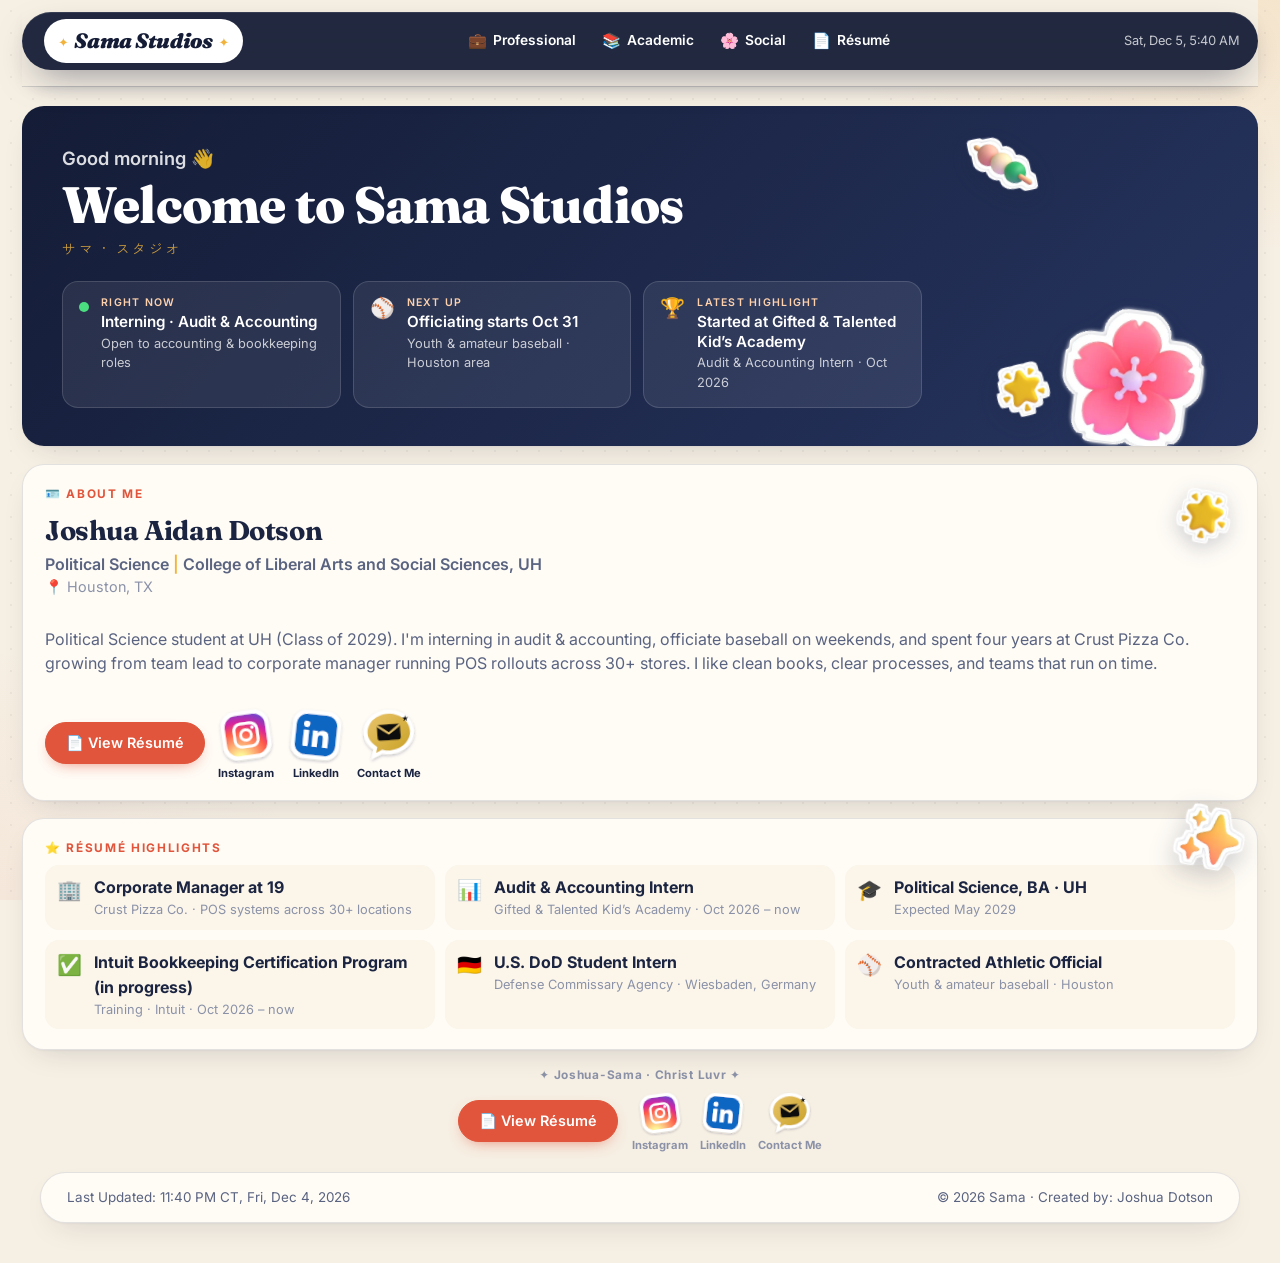
<file: index.html>
<!DOCTYPE html>
<html lang="en"><head><meta charset="UTF-8"><meta name="viewport" content="width=device-width, initial-scale=1">
<title>Professional Board · Sama — Joshua Dotson</title><link rel="manifest" href="manifest.webmanifest?v=3"><meta name="theme-color" content="#141C36"><meta name="apple-mobile-web-app-capable" content="yes"><meta name="mobile-web-app-capable" content="yes"><meta name="apple-mobile-web-app-title" content="Sama Studios"><meta name="apple-mobile-web-app-status-bar-style" content="black-translucent">
<meta name="description" content="N/A">
<link rel="icon" href="assets/favicon.svg?v=3" type="image/svg+xml"><link rel="icon" type="image/png" sizes="32x32" href="assets/favicon-32.png?v=3"><link rel="icon" type="image/png" sizes="16x16" href="assets/favicon-16.png?v=3"><link rel="apple-touch-icon" sizes="180x180" href="assets/apple-touch-icon.png?v=3">
<link rel="preconnect" href="https://fonts.googleapis.com"><link rel="preconnect" href="https://fonts.gstatic.com" crossorigin>
<link href="https://fonts.googleapis.com/css2?family=Inter:wght@400;500;600;700&family=Sora:wght@500;600;700&family=Fraunces:ital,opsz,wght@0,9..144,600..900;1,9..144,600..900&family=Zen+Kaku+Gothic+New:wght@700&display=swap" rel="stylesheet">
<link rel="stylesheet" href="sama-nav.css?v=20"><link rel="stylesheet" href="style.css?v=18"><link rel="stylesheet" href="public-v7.css?v=25"></head>
<body data-page="home">
<div class="bg" aria-hidden="true"></div>
<div id="sama-nav" class="nav-host"></div>
<main class="dash board" id="b-home" data-board="home" data-title="Sama Studios">
<section class="glass panel s12 home-hero"><img class="stk hh-stk" src="assets/stickers/p_cherry_blossom.webp" alt="" aria-hidden="true"><img class="stk hh-stk3" src="assets/stickers/p_glowing_star.webp" alt="" aria-hidden="true"><img class="stk hh-stk2" src="assets/stickers/p_dango.webp" alt="" aria-hidden="true">
<p class="home-greet"><span id="home-greet">Hello</span> 👋</p><h1>Welcome to Sama Studios</h1><p class="home-kana" lang="ja">サマ · スタジオ</p>
<div class="status"><div class="st-i"><span class="st-dot" aria-hidden="true"></span><div><small>Right now</small><b>Interning · Audit &amp; Accounting</b><em>Open to accounting &amp; bookkeeping roles</em></div></div>
<div class="st-i"><span aria-hidden="true">⚾</span><div><small>Next up</small><b>Officiating starts Oct 31</b><em>Youth &amp; amateur baseball · Houston area</em></div></div>
<div class="st-i"><span aria-hidden="true">🏆</span><div><small>Latest highlight</small><b>Started at Gifted &amp; Talented Kid’s Academy</b><em>Audit &amp; Accounting Intern · Oct 2026</em></div></div></div></section>
<section class="glass panel s12 home-about"><div class="ha-top"><div><p class="eyebrow">🪪 About me</p><h2 data-sync="name">Joshua Aidan Dotson</h2><p class="ha-head" data-sync="headline">Political Science <span class="gold-bar">|</span> College of Liberal Arts and Social Sciences, UH</p><p class="ha-loc">📍 <span data-sync="location">Houston, TX</span></p></div><img class="ha-stk" src="assets/stickers/p_glowing_star.webp" alt="" aria-hidden="true"></div>
<p class="ha-bio" data-sync="about">Political Science student at UH (Class of 2029). I'm interning in audit &amp; accounting, officiate baseball on weekends, and spent four years at Crust Pizza Co. growing from team lead to corporate manager running POS rollouts across 30+ stores. I like clean books, clear processes, and teams that run on time.</p>
<div class="btns ha-btns"><a class="btn" href="#resume">📄 View Résumé</a><div class="soc-stks"><a class="soc-stk" href="https://instagram.com/joshuaaidandotson" target="_blank" rel="noopener" aria-label="Instagram @joshuaaidandotson"><img src="assets/stickers/stk_ig.svg" alt="" width="58" height="58"><span>Instagram</span></a><a class="soc-stk" href="https://www.linkedin.com/in/joshuaaidandotson/" target="_blank" rel="noopener" aria-label="LinkedIn"><img src="assets/stickers/stk_li.svg" alt="" width="58" height="58"><span>LinkedIn</span></a><button class="soc-stk" type="button" data-open="contact" aria-label="Contact Me"><img src="assets/stickers/stk_ct.svg" alt="" width="58" height="58"><span>Contact Me</span></button></div></div></section>
<section class="glass panel s12 home-high"><img class="stk hl-stk" src="assets/stickers/p_sparkles.webp" alt="" aria-hidden="true"><p class="eyebrow">⭐ Résumé highlights</p><ul class="hl">
<li><span>🏢</span><div><b>Corporate Manager at 19</b><small>Crust Pizza Co. · POS systems across 30+ locations</small></div></li>
<li><span>📊</span><div><b>Audit &amp; Accounting Intern</b><small>Gifted &amp; Talented Kid’s Academy · Oct 2026 – now</small></div></li>
<li><span>🎓</span><div><b>Political Science, BA · UH</b><small>Expected May 2029</small></div></li>
<li><span>✅</span><div><b>Intuit Bookkeeping Certification Program (in progress)</b><small>Training · Intuit · Oct 2026 – now</small></div></li>
<li><span>🇩🇪</span><div><b>U.S. DoD Student Intern</b><small>Defense Commissary Agency · Wiesbaden, Germany</small></div></li>
<li><span>⚾</span><div><b>Contracted Athletic Official</b><small>Youth &amp; amateur baseball · Houston</small></div></li></ul></section>
</main>
<main class="dash board" id="b-overview" data-board="overview" data-title="Overview" hidden></main>
<main class="dash board" id="b-professional" data-board="professional" data-title="Professional Board" hidden>
<section class="glass panel hero s8 band b-pro"><span class="band-jp" lang="ja" aria-hidden="true">仕事</span><img class="stk band-stk" src="assets/stickers/p_sparkles.webp" alt="" aria-hidden="true"><img class="stk band-stk2" src="assets/stickers/p_crown.webp" alt="" aria-hidden="true"><p class="eyebrow">Contracted Athletic Official</p><h1>💼 Professional Board</h1><p class="lead"><span class="intro">Contracted Athletic Official with experience in corporate management, system development, and operations management.</span><span class="badge"><svg class="ic sm" viewBox="0 0 24 24" aria-hidden="true" focusable="false" fill="none" stroke="currentColor" stroke-width="1.8" stroke-linecap="round" stroke-linejoin="round"> <path d="M6 9H4.5a2.5 2.5 0 0 1 0-5H6" /> <path d="M18 9h1.5a2.5 2.5 0 0 0 0-5H18" /> <path d="M4 22h16" /> <path d="M10 14.66V17c0 .55-.47.98-.97 1.21C7.85 18.75 7 20.24 7 22" /> <path d="M14 14.66V17c0 .55.47.98.97 1.21C16.15 18.75 17 20.24 17 22" /> <path d="M18 2H6v7a6 6 0 0 0 12 0V2Z" /> </svg><span class="bt"><span class="bl" data-banner="professional">Proudest accomplishment</span>: Corporate Manager at 19</span></span></p><div class="btns ha-btns"><a class="btn" href="#resume"><svg class="ic" viewBox="0 0 24 24" aria-hidden="true" focusable="false" fill="none" stroke="currentColor" stroke-width="1.8" stroke-linecap="round" stroke-linejoin="round"> <path d="M15 2H6a2 2 0 0 0-2 2v16a2 2 0 0 0 2 2h12a2 2 0 0 0 2-2V7Z" /> <path d="M14 2v4a2 2 0 0 0 2 2h4" /> <path d="M10 9H8" /> <path d="M16 13H8" /> <path d="M16 17H8" /> </svg>View Résumé</a><div class="soc-stks"><a class="soc-stk" href="https://instagram.com/joshuaaidandotson" target="_blank" rel="noopener" aria-label="Instagram @joshuaaidandotson"><img src="assets/stickers/stk_ig.svg" alt="" width="58" height="58"><span>Instagram</span></a><a class="soc-stk" href="https://www.linkedin.com/in/joshuaaidandotson/" target="_blank" rel="noopener" aria-label="LinkedIn"><img src="assets/stickers/stk_li.svg" alt="" width="58" height="58"><span>LinkedIn</span></a><button class="soc-stk" type="button" data-open="contact" aria-label="Contact Me"><img src="assets/stickers/stk_ct.svg" alt="" width="58" height="58"><span>Contact Me</span></button></div></div></section><section class="glass panel stat-panel s4" aria-label="Crust Pizza Corporate — POS installations"><p class="slabel">Crust Pizza Corporate — POS installations</p><div class="chart" data-chart="pos"></div></section><section class="glass panel s8 r2"><div class="ptitle"><h3><svg class="ic" viewBox="0 0 24 24" aria-hidden="true" focusable="false" fill="none" stroke="currentColor" stroke-width="1.8" stroke-linecap="round" stroke-linejoin="round"> <path d="M16 20V4a2 2 0 0 0-2-2h-4a2 2 0 0 0-2 2v16" /> <rect width="20" height="14" x="2" y="6" rx="2" /> </svg>Jobs</h3></div><div class="item"><div class="ihead"><h4><svg class="ic sm" viewBox="0 0 24 24" aria-hidden="true" focusable="false" fill="none" stroke="currentColor" stroke-width="1.8" stroke-linecap="round" stroke-linejoin="round"> <path d="M4 15s1-1 4-1 5 2 8 2 4-1 4-1V3s-1 1-4 1-5-2-8-2-4 1-4 1z" /> <line x1="4" x2="4" y1="22" y2="15" /> </svg>Contracted Athletic Official</h4><span class="date">Oct 2026 – Present</span></div><p class="sub">Independent Contractor · Houston, TX · 30 hours/week</p><ul class="list"><li>Officiate full weekend slates of 10–11 games, up to 15 hours per day, while maintaining focus, accuracy, and professionalism.</li><li>Enforce rules consistently in youth and amateur baseball games to keep play fair and safe.</li><li>Make quick, decisive calls under pressure and resolve disputes calmly with coaches, players, and spectators.</li><li>Manage game-day logistics as an independent contractor, including scheduling, pre-game equipment and field checks, and post-game reporting.</li></ul></div><div class="item"><div class="ihead"><h4><svg class="ic sm" viewBox="0 0 24 24" aria-hidden="true" focusable="false" fill="none" stroke="currentColor" stroke-width="1.8" stroke-linecap="round" stroke-linejoin="round"> <path d="m12 14-1 1" /> <path d="m13.75 18.25-1.25 1.42" /> <path d="M17.775 5.654a15.68 15.68 0 0 0-12.121 12.12" /> <path d="M18.8 9.3a1 1 0 0 0 2.1 7.7" /> <path d="M21.964 20.732a1 1 0 0 1-1.232 1.232l-18-5a1 1 0 0 1-.695-1.232A19.68 19.68 0 0 1 15.732 2.037a1 1 0 0 1 1.232.695z" /> </svg>Team Lead → Corporate Manager</h4><span class="date">Jun 2025 – Oct 2026</span></div><p class="sub">Crust Pizza Co. · Houston, TX</p>
<ol class="ladder">
<li class="step st3"><div class="ihead"><b><svg class="ic sm" viewBox="0 0 24 24" aria-hidden="true" focusable="false" fill="none" stroke="currentColor" stroke-width="1.8" stroke-linecap="round" stroke-linejoin="round"> <path d="m12 14-1 1" /> <path d="m13.75 18.25-1.25 1.42" /> <path d="M17.775 5.654a15.68 15.68 0 0 0-12.121 12.12" /> <path d="M18.8 9.3a1 1 0 0 0 2.1 7.7" /> <path d="M21.964 20.732a1 1 0 0 1-1.232 1.232l-18-5a1 1 0 0 1-.695-1.232A19.68 19.68 0 0 1 15.732 2.037a1 1 0 0 1 1.232.695z" /> </svg>Corporate Manager (POS Systems Manager)</b><span class="date">Jun – Oct 2026 · 60+ hrs/week</span></div><ul class="list"><li>Compared and audited sales, labor, and tax data between two POS platforms across 30+ locations, each averaging $10K–$20K in weekly sales, and reported discrepancies to the supervisor and franchisees.</li><li>Served as operating owner of Crust’s POS system, administering POS and digital-ordering access, permissions, and security settings for 100+ user accounts across a multi-location network while keeping admin logins and customer, employee, and sales data confidential.</li><li>Coordinated POS hardware orders with distributor RosperTech worth $1,000–$5,000 per franchisee location, completing 30+ installs at an average of about 3 per week.</li><li>Tested software updates and data-entry workflows for accuracy, documented results as evidence, and communicated findings and recommendations to the supervisor and franchisees.</li></ul></li>
<li class="step st2"><div class="ihead"><b><svg class="ic sm" viewBox="0 0 24 24" aria-hidden="true" focusable="false" fill="none" stroke="currentColor" stroke-width="1.8" stroke-linecap="round" stroke-linejoin="round"> <path d="m12 14-1 1" /> <path d="m13.75 18.25-1.25 1.42" /> <path d="M17.775 5.654a15.68 15.68 0 0 0-12.121 12.12" /> <path d="M18.8 9.3a1 1 0 0 0 2.1 7.7" /> <path d="M21.964 20.732a1 1 0 0 1-1.232 1.232l-18-5a1 1 0 0 1-.695-1.232A19.68 19.68 0 0 1 15.732 2.037a1 1 0 0 1 1.232.695z" /> </svg>Assistant Store Manager</b><span class="date">Nov 2025 – Jun 2026 · 35–40 hrs/week</span></div><ul class="list"><li>Supervised a team of 7 and hired 10+ employees, creating a training workflow that accelerated onboarding and conducting monthly performance reviews and targeted coaching.</li><li>Directed front- and back-of-house operations to meet health, safety, and regulatory requirements, passing every health inspection with scores of 99/100 nearly every time.</li><li>Counted and reconciled 3 cash drawers of $200 each per shift, 7 shifts a week, with zero overages or shortages.</li><li>Wrote and enforced 5 standard operating procedures that improved labor percentage and ticket times.</li></ul></li>
<li class="step st1"><div class="ihead"><b><svg class="ic sm" viewBox="0 0 24 24" aria-hidden="true" focusable="false" fill="none" stroke="currentColor" stroke-width="1.8" stroke-linecap="round" stroke-linejoin="round"> <path d="m12 14-1 1" /> <path d="m13.75 18.25-1.25 1.42" /> <path d="M17.775 5.654a15.68 15.68 0 0 0-12.121 12.12" /> <path d="M18.8 9.3a1 1 0 0 0 2.1 7.7" /> <path d="M21.964 20.732a1 1 0 0 1-1.232 1.232l-18-5a1 1 0 0 1-.695-1.232A19.68 19.68 0 0 1 15.732 2.037a1 1 0 0 1 1.232.695z" /> </svg>Team Lead</b><span class="date">Jun – Nov 2025 · 30–40 hrs/week</span></div><ul class="list"><li>Ran opening and closing procedures, including cash handling, register reconciliation, and securing the store as keyholder.</li><li>Managed the point-of-sale and online ordering systems across company locations, including updating menus, correcting order and ticket errors, and working with vendors to resolve technical issues.</li><li>Supervised front- and back-of-house staff during shifts by assigning tasks, coaching new hires, and making sure food quality and service standards were met, filling in for the manager when needed.</li><li>Monitored inventory, food safety, and cleanliness for compliance with health code and company standards.</li></ul></li>
</ol></div></section><figure class="glass panel photo-card s4 profile"><img src="assets/joshua-profile.jpg" alt="Joshua Dotson in a brown shirt and glasses under neon lights by a red staircase" loading="lazy" decoding="async"></figure><section class="glass panel stat-panel s4" aria-label="Corporate store inspections"><p class="slabel">Corporate store inspections</p><div class="chart" data-chart="inspect"></div><small class="cap">Scored 99/100 nearly every time</small></section><figure class="glass panel photo-card s4"><img src="assets/crust-video-still.jpg" alt="Joshua giving a peace sign behind two Crust Pizza Co. coworkers" loading="lazy" decoding="async"></figure><section class="glass panel s8"><div class="ptitle"><h3><svg class="ic" viewBox="0 0 24 24" aria-hidden="true" focusable="false" fill="none" stroke="currentColor" stroke-width="1.8" stroke-linecap="round" stroke-linejoin="round"> <line x1="3" x2="21" y1="22" y2="22" /> <line x1="6" x2="6" y1="18" y2="11" /> <line x1="10" x2="10" y1="18" y2="11" /> <line x1="14" x2="14" y1="18" y2="11" /> <line x1="18" x2="18" y1="18" y2="11" /> <polygon points="12 2 20 7 4 7" /> </svg>Internships</h3></div><div class="item"><div class="ihead"><h4><svg class="ic sm" viewBox="0 0 24 24" aria-hidden="true" focusable="false" fill="none" stroke="currentColor" stroke-width="1.8" stroke-linecap="round" stroke-linejoin="round"> <path d="M9 12h.01" /> <path d="M15 12h.01" /> <path d="M10 16c.5.3 1.2.5 2 .5s1.5-.2 2-.5" /> <path d="M19 6.3a9 9 0 0 1 1.8 3.9 2 2 0 0 1 0 3.6 9 9 0 0 1-17.6 0 2 2 0 0 1 0-3.6A9 9 0 0 1 12 3c2 0 3.5 1.1 3.5 2.5s-.9 2.5-2 2.5c-.8 0-1.5-.4-1.5-1" /> </svg>Audit &amp; Accounting Intern</h4><span class="date">Oct 2026 – Present</span></div><p class="sub">Gifted &amp; Talented Kid’s Academy · Houston, TX · 10 hours/week</p><ul class="list"><li>Support account reconciliations and audit-readiness reviews, reviewing financial records as evidence of accuracy and compliance.</li><li>Record about 20 general ledger entries per week with the CEO and review them for accuracy.</li><li>Process bi-weekly payroll for 20 employees, including recording hours and reconciling payroll records.</li><li>Manage the academy's social media accounts, growing its TikTok by about 1,000 followers.</li></ul></div><div class="item"><div class="ihead"><h4><svg class="ic sm" viewBox="0 0 24 24" aria-hidden="true" focusable="false" fill="none" stroke="currentColor" stroke-width="1.8" stroke-linecap="round" stroke-linejoin="round"> <path d="M20 13c0 5-3.5 7.5-7.66 8.95a1 1 0 0 1-.67-.01C7.5 20.5 4 18 4 13V6a1 1 0 0 1 1-1c2 0 4.5-1.2 6.24-2.72a1.17 1.17 0 0 1 1.52 0C14.51 3.81 17 5 19 5a1 1 0 0 1 1 1z" /> </svg>Student Intern (Contract Extension)</h4><span class="date">Jun – Oct 2024</span></div><p class="sub">U.S. Department of Defense (Defense Commissary Agency) · Wiesbaden, Germany · 20 hours/week</p><ul class="list"><li>Audited department compliance with federal health, safety, and operating standards; maintained accurate daily logs.</li><li>Processed about 50 cash and card POS transactions per shift (about $500 daily) and reconciled cash drawers in accordance with internal financial controls.</li><li>Analyzed historical sales data with store management to estimate daily production needs and align supply with demand.</li><li>Conducted daily inventory counts and tracked perishable shelf life to support stock planning, shrink control, and cost accounting.</li></ul></div></section><section class="glass panel s4"><div class="ptitle"><h3><svg class="ic" viewBox="0 0 24 24" aria-hidden="true" focusable="false" fill="none" stroke="currentColor" stroke-width="1.8" stroke-linecap="round" stroke-linejoin="round"> <path d="M9.937 15.5A2 2 0 0 0 8.5 14.063l-6.135-1.582a.5.5 0 0 1 0-.962L8.5 9.936A2 2 0 0 0 9.937 8.5l1.582-6.135a.5.5 0 0 1 .963 0L14.063 8.5A2 2 0 0 0 15.5 9.937l6.135 1.581a.5.5 0 0 1 0 .964L15.5 14.063a2 2 0 0 0-1.437 1.437l-1.582 6.135a.5.5 0 0 1-.963 0z" /> <path d="M20 3v4" /> <path d="M22 5h-4" /> <path d="M4 17v2" /> <path d="M5 18H3" /> </svg>Skills</h3></div><ul class="rskills"><li>Internal Controls</li><li>Audit Documentation</li><li>Excel Proficiency</li><li>QuickBooks Proficiency</li><li>POS Administration</li><li>JIRA Proficiency</li><li>Monday.com Proficiency</li><li>AI Automation &amp; Data Validation</li><li>Vendor Management</li></ul></section><section class="glass panel s4"><div class="ptitle"><h3><svg class="ic" viewBox="0 0 24 24" aria-hidden="true" focusable="false" fill="none" stroke="currentColor" stroke-width="1.8" stroke-linecap="round" stroke-linejoin="round"> <path d="M9 20H4a2 2 0 0 1-2-2V5a2 2 0 0 1 2-2h3.9a2 2 0 0 1 1.69.9l.81 1.2a2 2 0 0 0 1.67.9H20a2 2 0 0 1 2 2v5" /> <circle cx="13" cy="12" r="2" /> <path d="M18 19c-2.8 0-5-2.2-5-5v8" /> <circle cx="20" cy="19" r="2" /> </svg>Projects</h3></div><div class="proj"><svg class="ic" viewBox="0 0 24 24" aria-hidden="true" focusable="false" fill="none" stroke="currentColor" stroke-width="1.8" stroke-linecap="round" stroke-linejoin="round"> <circle cx="12" cy="12" r="10" /> <path d="M12 2a14.5 14.5 0 0 0 0 20 14.5 14.5 0 0 0 0-20" /> <path d="M2 12h20" /> </svg><div><h4>Sama Studios</h4><p>A personal profile site I built to deepen my understanding of information systems.</p></div></div><div class="proj"><svg class="ic" viewBox="0 0 24 24" aria-hidden="true" focusable="false" fill="none" stroke="currentColor" stroke-width="1.8" stroke-linecap="round" stroke-linejoin="round"> <path d="m9 10 2 2 4-4" /> <rect width="20" height="14" x="2" y="3" rx="2" /> <path d="M12 17v4" /> <path d="M8 21h8" /> </svg><div><h4>Crust POS Beta Testing Project</h4><p>Helped develop and test Crust&#x27;s proprietary POS system ahead of its company-wide launch.</p></div></div></section><section class="glass panel s8"><div class="ptitle"><h3><svg class="ic" viewBox="0 0 24 24" aria-hidden="true" focusable="false" fill="none" stroke="currentColor" stroke-width="1.8" stroke-linecap="round" stroke-linejoin="round"> <path d="M6 9H4.5a2.5 2.5 0 0 1 0-5H6" /> <path d="M18 9h1.5a2.5 2.5 0 0 0 0-5H18" /> <path d="M4 22h16" /> <path d="M10 14.66V17c0 .55-.47.98-.97 1.21C7.85 18.75 7 20.24 7 22" /> <path d="M14 14.66V17c0 .55.47.98.97 1.21C16.15 18.75 17 20.24 17 22" /> <path d="M18 2H6v7a6 6 0 0 0 12 0V2Z" /> </svg>Awards</h3></div><ul class="awards aw2"><li><b class="awn"><svg class="ic sm" viewBox="0 0 24 24" aria-hidden="true" focusable="false" fill="none" stroke="currentColor" stroke-width="1.8" stroke-linecap="round" stroke-linejoin="round"> <path d="m15.477 12.89 1.515 8.526a.5.5 0 0 1-.81.47l-3.58-2.687a1 1 0 0 0-1.197 0l-3.586 2.686a.5.5 0 0 1-.81-.469l1.514-8.526" /> <circle cx="12" cy="8" r="6" /> </svg>Team Leadership Award</b><span class="awmeta"><span class="pill">Crust Pizza Co.</span><span class="pill">12/25</span></span><p class="awd">Awarded by the General Manager in recognition of outstanding leadership.</p></li><li><b class="awn"><svg class="ic sm" viewBox="0 0 24 24" aria-hidden="true" focusable="false" fill="none" stroke="currentColor" stroke-width="1.8" stroke-linecap="round" stroke-linejoin="round"> <path d="m15.477 12.89 1.515 8.526a.5.5 0 0 1-.81.47l-3.58-2.687a1 1 0 0 0-1.197 0l-3.586 2.686a.5.5 0 0 1-.81-.469l1.514-8.526" /> <circle cx="12" cy="8" r="6" /> </svg>Employee of the Month</b><span class="awmeta"><span class="pill">Crust Pizza Co.</span><span class="pill">11/25</span></span><p class="awd">Nominated by my team and recognized for exceptional performance.</p></li><li><b class="awn"><svg class="ic sm" viewBox="0 0 24 24" aria-hidden="true" focusable="false" fill="none" stroke="currentColor" stroke-width="1.8" stroke-linecap="round" stroke-linejoin="round"> <path d="m15.477 12.89 1.515 8.526a.5.5 0 0 1-.81.47l-3.58-2.687a1 1 0 0 0-1.197 0l-3.586 2.686a.5.5 0 0 1-.81-.469l1.514-8.526" /> <circle cx="12" cy="8" r="6" /> </svg>Corporate Recognition</b><span class="awmeta"><span class="pill">Crust Pizza Co.</span><span class="pill">05/26</span></span><p class="awd">Recognized by Corporate for outstanding performance.</p></li></ul></section>
</main><main class="dash board" id="b-academic" data-board="academic" data-title="Academic Board" hidden>
<section class="glass panel hero s8 band b-aca"><span class="band-jp" lang="ja" aria-hidden="true">学業</span><img class="stk band-stk" src="assets/stickers/p_glowing_star.webp" alt="" aria-hidden="true"><img class="stk band-stk2" src="assets/stickers/p_uh.webp" alt="" aria-hidden="true"><p class="eyebrow">Political Science Student at University of Houston</p><h1>📚 Academic Board</h1><p class="lead"><span class="intro">I&#x27;m a political science student at the University of Houston, working toward a career as an auditor. I currently hold a <span data-sync="gpa">3.57</span> GPA at UH.</span><span class="badge"><svg class="ic sm" viewBox="0 0 24 24" aria-hidden="true" focusable="false" fill="none" stroke="currentColor" stroke-width="1.8" stroke-linecap="round" stroke-linejoin="round"> <path d="M6 9H4.5a2.5 2.5 0 0 1 0-5H6" /> <path d="M18 9h1.5a2.5 2.5 0 0 0 0-5H18" /> <path d="M4 22h16" /> <path d="M10 14.66V17c0 .55-.47.98-.97 1.21C7.85 18.75 7 20.24 7 22" /> <path d="M14 14.66V17c0 .55.47.98.97 1.21C16.15 18.75 17 20.24 17 22" /> <path d="M18 2H6v7a6 6 0 0 0 12 0V2Z" /> </svg><span class="bt"><span class="bl" data-banner="academic">Proudest academic achievement</span>: Dean's List Achievement</span></span></p><div class="btns ha-btns"><a class="btn" href="https://www.uh.edu/class/political-science/" target="_blank" rel="noopener"><svg class="ic" viewBox="0 0 24 24" aria-hidden="true" focusable="false" fill="none" stroke="currentColor" stroke-width="1.8" stroke-linecap="round" stroke-linejoin="round"> <path d="M14 22v-4a2 2 0 1 0-4 0v4" /> <path d="m18 10 3.447 1.724a1 1 0 0 1 .553.894V20a2 2 0 0 1-2 2H4a2 2 0 0 1-2-2v-7.382a1 1 0 0 1 .553-.894L6 10" /> <path d="M18 5v17" /> <path d="m4 6 7.106-3.553a2 2 0 0 1 1.788 0L20 6" /> <path d="M6 5v17" /> <circle cx="12" cy="9" r="2" /> </svg>Political Science</a><div class="soc-stks"><span class="soc-stk ach-stk" role="img" aria-label="Dean's List, Spring 2026: achievement sticker, coming soon"><img src="assets/stickers/w_military_medal.webp" alt="" aria-hidden="true" width="58" height="58"><span>Dean's List · Spring 2026</span><small class="ach-soon">Coming soon</small></span><a class="soc-stk" href="https://www.linkedin.com/in/joshuaaidandotson/" target="_blank" rel="noopener" aria-label="LinkedIn"><img src="assets/stickers/stk_li.svg" alt="" width="58" height="58"><span>LinkedIn</span></a><button class="soc-stk" type="button" data-open="contact" aria-label="Contact Me"><img src="assets/stickers/stk_ct.svg" alt="" width="58" height="58"><span>Contact Me</span></button></div></div></section><section class="glass panel stat-panel s4" aria-label="GPA by school"><p class="slabel">GPA by school</p><div class="chart" data-chart="gpa_both"></div><small class="cap">Out of 4.0</small></section><section class="glass panel s8"><div class="ptitle"><h3><svg class="ic" viewBox="0 0 24 24" aria-hidden="true" focusable="false" fill="none" stroke="currentColor" stroke-width="1.8" stroke-linecap="round" stroke-linejoin="round"> <path d="M21.42 10.922a1 1 0 0 0-.019-1.838L12.83 5.18a2 2 0 0 0-1.66 0L2.6 9.08a1 1 0 0 0 0 1.832l8.57 3.908a2 2 0 0 0 1.66 0z" /> <path d="M22 10v6" /> <path d="M6 12.5V16a6 3 0 0 0 12 0v-3.5" /> </svg>Educational Institutions</h3></div><div class="cols">
<div class="inst"><h4><svg class="ic sm" viewBox="0 0 24 24" aria-hidden="true" focusable="false" fill="none" stroke="currentColor" stroke-width="1.8" stroke-linecap="round" stroke-linejoin="round"> <path d="M14 22v-4a2 2 0 1 0-4 0v4" /> <path d="m18 10 3.447 1.724a1 1 0 0 1 .553.894V20a2 2 0 0 1-2 2H4a2 2 0 0 1-2-2v-7.382a1 1 0 0 1 .553-.894L6 10" /> <path d="M18 5v17" /> <path d="m4 6 7.106-3.553a2 2 0 0 1 1.788 0L20 6" /> <path d="M6 5v17" /> <circle cx="12" cy="9" r="2" /> </svg>University of Houston</h4><p class="sub">Houston, TX · Aug 2025 – Present</p><ul class="list"><li>Bachelor of Arts, Political Science (Expected May 2029)</li><li>GPA: <span data-sync="gpa">3.57</span>/4.0 · 36 completed credit hours: 21 UH + 15 transfer (48 upon completion of Fall 2026)</li><li>Relevant coursework: GOVT 2305 (A), GOVT 2306 (A), ENGL 1301, ENGL 1302 (writing)</li></ul></div>
<div class="inst"><h4><svg class="ic sm" viewBox="0 0 24 24" aria-hidden="true" focusable="false" fill="none" stroke="currentColor" stroke-width="1.8" stroke-linecap="round" stroke-linejoin="round"> <path d="M12 7v14" /> <path d="M3 18a1 1 0 0 1-1-1V4a1 1 0 0 1 1-1h5a4 4 0 0 1 4 4 4 4 0 0 1 4-4h5a1 1 0 0 1 1 1v13a1 1 0 0 1-1 1h-6a3 3 0 0 0-3 3 3 3 0 0 0-3-3z" /> </svg>Lone Star College</h4><p class="sub">Houston, TX · Dec 2025 – Present</p><ul class="list"><li>Transfer Coursework · 15 semester hours · GPA 3.80/4.0</li><li>Relevant coursework: ACCT 2301 (A), MATH 1314 (A), PSYC 2301 (A), EDUC 1300 (A), SOCI 1301 (B)</li></ul></div>
<div class="inst"><h4><svg class="ic sm" viewBox="0 0 24 24" aria-hidden="true" focusable="false" fill="none" stroke="currentColor" stroke-width="1.8" stroke-linecap="round" stroke-linejoin="round"> <path d="M20 13c0 5-3.5 7.5-7.66 8.95a1 1 0 0 1-.67-.01C7.5 20.5 4 18 4 13V6a1 1 0 0 1 1-1c2 0 4.5-1.2 6.24-2.72a1.17 1.17 0 0 1 1.52 0C14.51 3.81 17 5 19 5a1 1 0 0 1 1 1z" /> </svg>Wiesbaden High School (DoDEA)</h4><p class="sub">Wiesbaden, Germany · Graduated May 2025</p><ul class="list"><li>GPA 3.5</li></ul></div>
</div></section><figure class="glass panel photo-card s4"><img src="assets/academic-essay.jpg" alt="Handwritten essay draft on lined paper" loading="lazy" decoding="async"></figure><section class="glass panel s8"><div class="ptitle"><h3><svg class="ic" viewBox="0 0 24 24" aria-hidden="true" focusable="false" fill="none" stroke="currentColor" stroke-width="1.8" stroke-linecap="round" stroke-linejoin="round"> <path d="M12 7v14" /> <path d="M3 18a1 1 0 0 1-1-1V4a1 1 0 0 1 1-1h5a4 4 0 0 1 4 4 4 4 0 0 1 4-4h5a1 1 0 0 1 1 1v13a1 1 0 0 1-1 1h-6a3 3 0 0 0-3 3 3 3 0 0 0-3-3z" /> </svg>Current classes</h3></div><table class="tbl"><thead><tr><th>Course</th><th>Title</th></tr></thead><tbody><tr><td>ENTR 3310</td><td>Entrepreneurship</td></tr><tr><td>BUSI 1301</td><td>Business Principles</td></tr><tr><td>TECH 1301</td><td>Intro to Data Analytics Tools</td></tr><tr><td>HIST 1302</td><td>The U.S. Since 1877</td></tr></tbody></table><p class="hint">Fall 2026</p></section><section class="glass panel stat-panel s4" aria-label="Credit hours toward graduation"><p class="slabel">Credit hours toward graduation</p><div class="chart" data-chart="credits"></div><small class="cap">120 hours required</small></section><section class="glass panel s8"><div class="ptitle"><h3><svg class="ic" viewBox="0 0 24 24" aria-hidden="true" focusable="false" fill="none" stroke="currentColor" stroke-width="1.8" stroke-linecap="round" stroke-linejoin="round"> <path d="M15 14c.2-1 .7-1.7 1.5-2.5 1-.9 1.5-2.2 1.5-3.5A6 6 0 0 0 6 8c0 1 .2 2.2 1.5 3.5.7.7 1.3 1.5 1.5 2.5" /> <path d="M9 18h6" /> <path d="M10 22h4" /> </svg>What I'm studying &amp; why</h3></div><p>I&#x27;m studying accounting because I want to become an auditor. I enjoy double-checking work and making sure a company stays transparent, with nothing happening behind the scenes.</p></section><figure class="glass panel photo-card s4"><img src="assets/academic-jrotc-creed.jpg" alt="Junior ROTC Cadet Creed poster on a corkboard" loading="lazy" decoding="async"></figure><section class="glass panel s6"><div class="ptitle"><h3><svg class="ic" viewBox="0 0 24 24" aria-hidden="true" focusable="false" fill="none" stroke="currentColor" stroke-width="1.8" stroke-linecap="round" stroke-linejoin="round"> <path d="M6 9H4.5a2.5 2.5 0 0 1 0-5H6" /> <path d="M18 9h1.5a2.5 2.5 0 0 0 0-5H18" /> <path d="M4 22h16" /> <path d="M10 14.66V17c0 .55-.47.98-.97 1.21C7.85 18.75 7 20.24 7 22" /> <path d="M14 14.66V17c0 .55.47.98.97 1.21C16.15 18.75 17 20.24 17 22" /> <path d="M18 2H6v7a6 6 0 0 0 12 0V2Z" /> </svg>Awards</h3></div><ul class="awards"><li><b>Dean's List, Spring 2026</b><span class="">University of Houston</span></li></ul></section><section class="glass panel s6"><div class="ptitle"><h3><svg class="ic" viewBox="0 0 24 24" aria-hidden="true" focusable="false" fill="none" stroke="currentColor" stroke-width="1.8" stroke-linecap="round" stroke-linejoin="round"> <path d="M16 21v-2a4 4 0 0 0-4-4H6a4 4 0 0 0-4 4v2" /> <circle cx="9" cy="7" r="4" /> <path d="M22 21v-2a4 4 0 0 0-3-3.87" /> <path d="M16 3.13a4 4 0 0 1 0 7.75" /> </svg>Organizations</h3></div><div class="item"><div class="ihead"><h4><svg class="ic sm" viewBox="0 0 24 24" aria-hidden="true" focusable="false" fill="none" stroke="currentColor" stroke-width="1.8" stroke-linecap="round" stroke-linejoin="round"> <line x1="3" x2="21" y1="22" y2="22" /> <line x1="6" x2="6" y1="18" y2="11" /> <line x1="10" x2="10" y1="18" y2="11" /> <line x1="14" x2="14" y1="18" y2="11" /> <line x1="18" x2="18" y1="18" y2="11" /> <polygon points="12 2 20 7 4 7" /> </svg>Internal Audit Student Association</h4></div><p class="sub">Associate · University of Houston · Oct 2026 – Present</p></div></section>
</main><main class="dash board" id="b-personal" data-board="personal" data-title="Social" hidden>
<section class="glass panel hero s8 band b-soc"><span class="band-jp" lang="ja" aria-hidden="true">信仰</span><img class="stk band-stk" src="assets/stickers/p_latin_cross.webp" alt="" aria-hidden="true"><img class="stk band-stk2" src="assets/stickers/p_ps.webp" alt="" aria-hidden="true"><p class="eyebrow">Christ Luvr</p><h1>🌸 Social</h1><p class="lead"><span class="intro">Honestly, I just want to live a peaceful life in a two-story condo. I love Jesus Christ, and I believe that if I keep working hard, my dreams will come to fruition.</span><span class="badge"><svg class="ic sm" viewBox="0 0 24 24" aria-hidden="true" focusable="false" fill="none" stroke="currentColor" stroke-width="1.8" stroke-linecap="round" stroke-linejoin="round"> <path d="M6 9H4.5a2.5 2.5 0 0 1 0-5H6" /> <path d="M18 9h1.5a2.5 2.5 0 0 0 0-5H18" /> <path d="M4 22h16" /> <path d="M10 14.66V17c0 .55-.47.98-.97 1.21C7.85 18.75 7 20.24 7 22" /> <path d="M14 14.66V17c0 .55.47.98.97 1.21C16.15 18.75 17 20.24 17 22" /> <path d="M18 2H6v7a6 6 0 0 0 12 0V2Z" /> </svg><span class="bt"><span class="bl" data-banner="personal">Current goal</span>: Getting back in the gym</span></span></p><div class="btns ha-btns"><a class="btn" href="https://profile.playstation.com/oshuwuh" target="_blank" rel="noopener"><svg class="ic" viewBox="0 0 24 24" aria-hidden="true" focusable="false" fill="currentColor"><path d="M8.984 2.596v17.547l3.915 1.261V6.688c0-.69.304-1.151.794-.991.636.18.76.814.76 1.505v5.875c2.441 1.193 4.362-.002 4.362-3.152 0-3.237-1.126-4.675-4.438-5.827-1.307-.448-3.728-1.186-5.39-1.502zm4.656 16.241l6.296-2.275c.715-.258.826-.625.246-.818-.586-.192-1.637-.139-2.357.123l-4.205 1.5V14.98l.24-.085s1.201-.42 2.913-.615c1.696-.18 3.785.03 5.437.661 1.848.601 2.04 1.472 1.576 2.072-.465.6-1.622 1.036-1.622 1.036l-8.544 3.107V18.86zM1.807 18.6c-1.9-.545-2.214-1.668-1.352-2.32.801-.586 2.16-1.052 2.16-1.052l5.615-2.013v2.313L4.205 17c-.705.271-.825.632-.239.826.586.195 1.637.15 2.343-.12L8.247 17v2.074c-.12.03-.256.044-.39.073-1.939.331-3.996.196-6.038-.479z"/></svg>Playstation Profile</a><div class="soc-stks"><a class="soc-stk" href="https://www.real-fake-doors.com/" target="_blank" rel="noopener" aria-label="Click me"><img src="assets/stickers/p_sparkles.webp" alt="" width="58" height="58"><span>Click me</span></a><a class="soc-stk" href="https://instagram.com/joshuaaidandotson" target="_blank" rel="noopener" aria-label="Instagram @joshuaaidandotson"><img src="assets/stickers/stk_ig.svg" alt="" width="58" height="58"><span>Instagram</span></a><button class="soc-stk" type="button" data-open="contact" aria-label="Contact Me"><img src="assets/stickers/stk_ct.svg" alt="" width="58" height="58"><span>Contact Me</span></button></div></div></section><section class="glass panel stat-panel s4" aria-label="GTA VI release countdown"><p class="slabel">GTA VI release countdown</p><div class="chart" data-chart="gta"></div></section><section class="glass panel s4"><div class="ptitle"><h3><svg class="ic" viewBox="0 0 24 24" aria-hidden="true" focusable="false" fill="none" stroke="currentColor" stroke-width="1.8" stroke-linecap="round" stroke-linejoin="round"> <circle cx="12" cy="12" r="10" /> <circle cx="12" cy="12" r="6" /> <circle cx="12" cy="12" r="2" /> </svg>Goals</h3></div><ol class="list goals"><li>Praise God</li><li>Help the community</li><li>Get filthy rich</li></ol></section><section class="glass panel s4"><div class="ptitle"><h3><svg class="ic" viewBox="0 0 24 24" aria-hidden="true" focusable="false" fill="none" stroke="currentColor" stroke-width="1.8" stroke-linecap="round" stroke-linejoin="round"> <path d="M19 21v-2a4 4 0 0 0-4-4H9a4 4 0 0 0-4 4v2" /> <circle cx="12" cy="7" r="4" /> </svg>Short bio</h3></div><p>My name is Josh, and I love Jesus and anime. Most days I&#x27;m working or studying, and when I&#x27;m not, I&#x27;m gaming or spending time with my family. I do Bible study every morning at 9 AM, so if you&#x27;re ever interested, reach out!</p></section><figure class="glass panel photo-card s4"><img src="assets/joshua-restaurant.jpg" alt="Joshua in a brown tee in a restaurant booth under amber lights" loading="lazy" decoding="async"></figure><section class="glass panel stat-panel s4" aria-label="Birthday countdown — March 20"><p class="slabel">Birthday countdown — March 20</p><div class="chart" data-chart="bday"></div></section><section class="glass panel s4"><div class="ptitle"><h3><svg class="ic" viewBox="0 0 24 24" aria-hidden="true" focusable="false" fill="none" stroke="currentColor" stroke-width="1.8" stroke-linecap="round" stroke-linejoin="round"> <circle cx="12" cy="12" r="10" /> <path d="M6 12c0-1.7.7-3.2 1.8-4.2" /> <circle cx="12" cy="12" r="2" /> <path d="M18 12c0 1.7-.7 3.2-1.8 4.2" /> </svg>Song</h3></div><div class="vinyl-wrap"><div class="vinyl" aria-hidden="true"><span style="background:#111 url(assets/lasers-cover.jpg) center/cover"></span></div><div><b>The Show Goes On</b><p class="sub">Lupe Fiasco · <i>Lasers</i></p><img class="cover" src="assets/lasers-cover.jpg" alt="Lasers album cover by Lupe Fiasco" width="72" height="72"></div></div></section><section class="glass panel s8"><div class="ptitle"><h3><svg class="ic" viewBox="0 0 24 24" aria-hidden="true" focusable="false" fill="none" stroke="currentColor" stroke-width="1.8" stroke-linecap="round" stroke-linejoin="round"> <path d="M19 14c1.49-1.46 3-3.21 3-5.5A5.5 5.5 0 0 0 16.5 3c-1.76 0-3 .5-4.5 2-1.5-1.5-2.74-2-4.5-2A5.5 5.5 0 0 0 2 8.5c0 2.3 1.5 4.05 3 5.5l7 7Z" /> </svg>Interests</h3></div><div class="interests"><div class="int"><b><svg class="ic sm" viewBox="0 0 24 24" aria-hidden="true" focusable="false" fill="none" stroke="currentColor" stroke-width="1.8" stroke-linecap="round" stroke-linejoin="round"> <line x1="6" x2="10" y1="11" y2="11" /> <line x1="8" x2="8" y1="9" y2="13" /> <line x1="15" x2="15.01" y1="12" y2="12" /> <line x1="18" x2="18.01" y1="10" y2="10" /> <path d="M17.32 5H6.68a4 4 0 0 0-3.978 3.59c-.006.052-.01.101-.017.152C2.604 9.416 2 14.456 2 16a3 3 0 0 0 3 3c1 0 1.5-.5 2-1l1.414-1.414A2 2 0 0 1 9.828 16h4.344a2 2 0 0 1 1.414.586L17 18c.5.5 1 1 2 1a3 3 0 0 0 3-3c0-1.545-.604-6.584-.685-7.258-.007-.05-.011-.1-.017-.151A4 4 0 0 0 17.32 5z" /> </svg>Games</b><ul class="list"><li>GTA</li><li>Overwatch</li><li>Red Dead Redemption</li></ul></div><div class="int"><b><svg class="ic sm" viewBox="0 0 24 24" aria-hidden="true" focusable="false" fill="none" stroke="currentColor" stroke-width="1.8" stroke-linecap="round" stroke-linejoin="round"> <path d="M3 14h3a2 2 0 0 1 2 2v3a2 2 0 0 1-2 2H5a2 2 0 0 1-2-2v-7a9 9 0 0 1 18 0v7a2 2 0 0 1-2 2h-1a2 2 0 0 1-2-2v-3a2 2 0 0 1 2-2h3" /> </svg>Music</b><ul class="list"><li>Kendrick Lamar</li><li>Kid Cudi</li><li>MF DOOM</li><li>Mac Miller</li></ul></div><div class="int"><b><svg class="ic sm" viewBox="0 0 24 24" aria-hidden="true" focusable="false" fill="none" stroke="currentColor" stroke-width="1.8" stroke-linecap="round" stroke-linejoin="round"> <path d="M6 9H4.5a2.5 2.5 0 0 1 0-5H6" /> <path d="M18 9h1.5a2.5 2.5 0 0 0 0-5H18" /> <path d="M4 22h16" /> <path d="M10 14.66V17c0 .55-.47.98-.97 1.21C7.85 18.75 7 20.24 7 22" /> <path d="M14 14.66V17c0 .55.47.98.97 1.21C16.15 18.75 17 20.24 17 22" /> <path d="M18 2H6v7a6 6 0 0 0 12 0V2Z" /> </svg>Sports</b><ul class="list"><li>Soccer</li><li>Baseball</li><li>Swim</li></ul></div><div class="int"><b><svg class="ic sm" viewBox="0 0 24 24" aria-hidden="true" focusable="false" fill="none" stroke="currentColor" stroke-width="1.8" stroke-linecap="round" stroke-linejoin="round"> <path d="M3 2v7c0 1.1.9 2 2 2h4a2 2 0 0 0 2-2V2" /> <path d="M7 2v20" /> <path d="M21 15V2a5 5 0 0 0-5 5v6c0 1.1.9 2 2 2h3Zm0 0v7" /> </svg>Food</b><ul class="list"><li>Hibachi (New York Steak)</li><li>Fried Rice</li><li>Tacos</li><li>Chipotle</li></ul></div><div class="int"><b><svg class="ic sm" viewBox="0 0 24 24" aria-hidden="true" focusable="false" fill="none" stroke="currentColor" stroke-width="1.8" stroke-linecap="round" stroke-linejoin="round"> <rect width="20" height="15" x="2" y="7" rx="2" ry="2" /> <polyline points="17 2 12 7 7 2" /> </svg>TV</b><ul class="list"><li>That Time I Got Reincarnated as a Slime</li><li>Black Clover</li><li>Abbott Elementary</li></ul></div></div></section><section class="glass panel s4"><div class="ptitle"><h3><svg class="ic" viewBox="0 0 24 24" aria-hidden="true" focusable="false" fill="none" stroke="currentColor" stroke-width="1.8" stroke-linecap="round" stroke-linejoin="round"> <path d="M6 9H4.5a2.5 2.5 0 0 1 0-5H6" /> <path d="M18 9h1.5a2.5 2.5 0 0 0 0-5H18" /> <path d="M4 22h16" /> <path d="M10 14.66V17c0 .55-.47.98-.97 1.21C7.85 18.75 7 20.24 7 22" /> <path d="M14 14.66V17c0 .55.47.98.97 1.21C16.15 18.75 17 20.24 17 22" /> <path d="M18 2H6v7a6 6 0 0 0 12 0V2Z" /> </svg>Top games</h3></div><ol class="ranks"><li><span class="rk r1">1</span><span class="rn">GTA</span><span class="rm">🥇</span></li><li><span class="rk r2">2</span><span class="rn">Overwatch</span><span class="rm">🥈</span></li><li><span class="rk r3">3</span><span class="rn">Red Dead Redemption</span><span class="rm">🥉</span></li></ol></section><section class="glass panel s4"><div class="ptitle"><h3><svg class="ic" viewBox="0 0 24 24" aria-hidden="true" focusable="false" fill="none" stroke="currentColor" stroke-width="1.8" stroke-linecap="round" stroke-linejoin="round"> <line x1="6" x2="10" y1="11" y2="11" /> <line x1="8" x2="8" y1="9" y2="13" /> <line x1="15" x2="15.01" y1="12" y2="12" /> <line x1="18" x2="18.01" y1="10" y2="10" /> <path d="M17.32 5H6.68a4 4 0 0 0-3.978 3.59c-.006.052-.01.101-.017.152C2.604 9.416 2 14.456 2 16a3 3 0 0 0 3 3c1 0 1.5-.5 2-1l1.414-1.414A2 2 0 0 1 9.828 16h4.344a2 2 0 0 1 1.414.586L17 18c.5.5 1 1 2 1a3 3 0 0 0 3-3c0-1.545-.604-6.584-.685-7.258-.007-.05-.011-.1-.017-.151A4 4 0 0 0 17.32 5z" /> </svg>Hobbies</h3></div><ul class="list"><li>Hanging out with my cousin</li><li>Playing games</li><li>Bettering myself</li></ul></section><figure class="glass panel photo-card s4"><img src="assets/personal-celebrating.jpg" alt="Sheet cake reading Happy Birthday Shelley 19" loading="lazy" decoding="async"><figcaption><svg class="ic sm" viewBox="0 0 24 24" aria-hidden="true" focusable="false" fill="none" stroke="currentColor" stroke-width="1.8" stroke-linecap="round" stroke-linejoin="round"> <path d="M14.5 4h-5L7 7H4a2 2 0 0 0-2 2v9a2 2 0 0 0 2 2h16a2 2 0 0 0 2-2V9a2 2 0 0 0-2-2h-3l-2.5-3z" /> <circle cx="12" cy="13" r="3" /> </svg>Celebrating my Birthday at work</figcaption></figure><figure class="glass panel photo-card s4"><img src="assets/joshua-flower-wall.jpg" alt="Joshua seated in a white shirt in front of a flower wall" loading="lazy" decoding="async"><figcaption><svg class="ic sm" viewBox="0 0 24 24" aria-hidden="true" focusable="false" fill="none" stroke="currentColor" stroke-width="1.8" stroke-linecap="round" stroke-linejoin="round"> <path d="M14.5 4h-5L7 7H4a2 2 0 0 0-2 2v9a2 2 0 0 0 2 2h16a2 2 0 0 0 2-2V9a2 2 0 0 0-2-2h-3l-2.5-3z" /> <circle cx="12" cy="13" r="3" /> </svg>Trip to Istanbul</figcaption></figure><section class="glass panel s4"><div class="ptitle"><h3><svg class="ic" viewBox="0 0 24 24" aria-hidden="true" focusable="false" fill="none" stroke="currentColor" stroke-width="1.8" stroke-linecap="round" stroke-linejoin="round"> <path d="M16 21v-2a4 4 0 0 0-4-4H6a4 4 0 0 0-4 4v2" /> <circle cx="9" cy="7" r="4" /> <path d="M22 21v-2a4 4 0 0 0-3-3.87" /> <path d="M16 3.13a4 4 0 0 1 0 7.75" /> </svg>Social links</h3></div><p class="sl-handle">@joshuaaidandotson</p><div class="soc-stks"><a class="soc-stk" href="https://instagram.com/joshuaaidandotson" target="_blank" rel="noopener" aria-label="Instagram @joshuaaidandotson"><img src="assets/stickers/stk_ig.svg" alt="" width="58" height="58"><span>Instagram</span></a><a class="soc-stk" href="https://www.linkedin.com/in/joshuaaidandotson/" target="_blank" rel="noopener" aria-label="LinkedIn"><img src="assets/stickers/stk_li.svg" alt="" width="58" height="58"><span>LinkedIn</span></a><a class="soc-stk" href="https://x.com/Joshuwuhhh" target="_blank" rel="noopener" aria-label="X @Joshuwuhhh"><img src="assets/stickers/stk_x.svg" alt="" width="58" height="58"><span>X</span></a><button class="soc-stk" type="button" data-open="contact" aria-label="Contact Me"><img src="assets/stickers/stk_ct.svg" alt="" width="58" height="58"><span>Contact Me</span></button></div></section><section class="glass panel s8"><div class="ptitle"><h3><svg class="ic" viewBox="0 0 24 24" aria-hidden="true" focusable="false" fill="none" stroke="currentColor" stroke-width="1.8" stroke-linecap="round" stroke-linejoin="round"> <path d="M12 7v14" /> <path d="M3 18a1 1 0 0 1-1-1V4a1 1 0 0 1 1-1h5a4 4 0 0 1 4 4 4 4 0 0 1 4-4h5a1 1 0 0 1 1 1v13a1 1 0 0 1-1 1h-6a3 3 0 0 0-3 3 3 3 0 0 0-3-3z" /> </svg>Christianity</h3></div><blockquote class="verse">“But thanks be to God, which giveth us the victory through our Lord Jesus Christ.”<cite>1 Corinthians 15:57 (KJV)</cite></blockquote></section>
</main><main class="dash board" id="b-resume" data-board="resume" data-title="My Resume" hidden>
<section class="glass panel hero s12 band b-res"><span class="band-jp" lang="ja" aria-hidden="true">履歴書</span><p class="eyebrow">Joshua Aidan Dotson · Political Science <span class="gold-bar">|</span> College of Liberal Arts and Social Sciences, UH</p><h1>📄 My Resume</h1><p class="lead"><span class="intro">My full résumé: work history, education, training and skills.</span></p><div class="btns ha-btns"><a class="btn" href="assets/Joshua_Dotson_Resume.pdf" download><svg class="ic" viewBox="0 0 24 24" aria-hidden="true" focusable="false" fill="none" stroke="currentColor" stroke-width="1.8" stroke-linecap="round" stroke-linejoin="round"> <path d="M21 15v4a2 2 0 0 1-2 2H5a2 2 0 0 1-2-2v-4" /> <polyline points="7 10 12 15 17 10" /> <line x1="12" x2="12" y1="15" y2="3" /> </svg>Download Résumé<span class="pdf-x"> (PDF)</span></a></div></section>
<section class="glass panel s12 pdfview" aria-label="Résumé PDF"><div class="res-pages"><img src="assets/resume_v51_p1.webp" alt="Résumé page 1 of 2" width="1445" height="1870"><img src="assets/resume_v51_p2.webp" alt="Résumé page 2 of 2" width="1445" height="1870" loading="lazy"></div></section>
</main>
<footer class="glass foot"><span id="foot-title">Last Updated</span><span>© 2026 Sama · Created by: Joshua Dotson</span></footer>
<div class="modal" id="contact" role="dialog" aria-modal="true" aria-labelledby="contact-title" hidden>
<div class="modal-card glass"><div class="ptitle"><h3 id="contact-title"><svg class="ic" viewBox="0 0 24 24" aria-hidden="true" focusable="false" fill="none" stroke="currentColor" stroke-width="1.8" stroke-linecap="round" stroke-linejoin="round"> <path d="M11 20a10 10 0 0010-10 25.9 25.9 0 00-1.04-7.281 1 1 0 00-1.755-.325C15.833 5.5 13 5.5 9.8 6.1A7 7 0 0011 20" /> <path d="M2 21a5 5 0 012.911-4.544C7.613 15.212 8.351 15.24 11 13" /> </svg>Contact Me</h3><button class="x" data-close aria-label="Close contact window"><svg class="ic" viewBox="0 0 24 24" aria-hidden="true" focusable="false" fill="none" stroke="currentColor" stroke-width="1.8" stroke-linecap="round" stroke-linejoin="round"> <path d="M18 6 6 18" /> <path d="m6 6 12 12" /> </svg></button></div>
<ul class="contact-list">
<li><svg class="ic" viewBox="0 0 24 24" aria-hidden="true" focusable="false" fill="none" stroke="currentColor" stroke-width="1.8" stroke-linecap="round" stroke-linejoin="round"> <path d="M22 16.92v3a2 2 0 0 1-2.18 2 19.79 19.79 0 0 1-8.63-3.07 19.5 19.5 0 0 1-6-6 19.79 19.79 0 0 1-3.07-8.67A2 2 0 0 1 4.11 2h3a2 2 0 0 1 2 1.72 12.84 12.84 0 0 0 .7 2.81 2 2 0 0 1-.45 2.11L8.09 9.91a16 16 0 0 0 6 6l1.27-1.27a2 2 0 0 1 2.11-.45 12.84 12.84 0 0 0 2.81.7A2 2 0 0 1 22 16.92z" /> </svg><span>Cell</span><a href="tel:+19795882723">(979) 588-2723</a></li>
<li><svg class="ic" viewBox="0 0 24 24" aria-hidden="true" focusable="false" fill="none" stroke="currentColor" stroke-width="1.8" stroke-linecap="round" stroke-linejoin="round"> <rect width="20" height="16" x="2" y="4" rx="2" /> <path d="m22 7-8.97 5.7a1.94 1.94 0 0 1-2.06 0L2 7" /> </svg><span>Personal email</span><a href="mailto:joshuaaidandotson@gmail.com">joshuaaidandotson@gmail.com</a></li>
<li><svg class="ic" viewBox="0 0 24 24" aria-hidden="true" focusable="false" fill="none" stroke="currentColor" stroke-width="1.8" stroke-linecap="round" stroke-linejoin="round"> <path d="M14 22v-4a2 2 0 1 0-4 0v4" /> <path d="m18 10 3.447 1.724a1 1 0 0 1 .553.894V20a2 2 0 0 1-2 2H4a2 2 0 0 1-2-2v-7.382a1 1 0 0 1 .553-.894L6 10" /> <path d="M18 5v17" /> <path d="m4 6 7.106-3.553a2 2 0 0 1 1.788 0L20 6" /> <path d="M6 5v17" /> <circle cx="12" cy="9" r="2" /> </svg><span>UH email</span><a href="mailto:jadotson@cougarnet.uh.edu">jadotson@cougarnet.uh.edu</a></li>
<li><svg class="ic" viewBox="0 0 24 24" aria-hidden="true" focusable="false" fill="none" stroke="currentColor" stroke-width="1.8" stroke-linecap="round" stroke-linejoin="round"> <path d="M12 7v14" /> <path d="M3 18a1 1 0 0 1-1-1V4a1 1 0 0 1 1-1h5a4 4 0 0 1 4 4 4 4 0 0 1 4-4h5a1 1 0 0 1 1 1v13a1 1 0 0 1-1 1h-6a3 3 0 0 0-3 3 3 3 0 0 0-3-3z" /> </svg><span>Lone Star email</span><a href="mailto:joshudotson@my.lonestar.edu">joshudotson@my.lonestar.edu</a></li>
<li><svg class="ic" viewBox="0 0 24 24" aria-hidden="true" focusable="false" fill="none" stroke="currentColor" stroke-width="1.8" stroke-linecap="round" stroke-linejoin="round"> <path d="M16 8a6 6 0 0 1 6 6v7h-4v-7a2 2 0 0 0-2-2 2 2 0 0 0-2 2v7h-4v-7a6 6 0 0 1 6-6z" /> <rect width="4" height="12" x="2" y="9" /> <circle cx="4" cy="4" r="2" /> </svg><span>LinkedIn</span><a href="https://www.linkedin.com/in/joshuaaidandotson/" target="_blank" rel="noopener">linkedin.com/in/joshuaaidandotson</a></li>
<li><svg class="ic" viewBox="0 0 24 24" aria-hidden="true" focusable="false" fill="none" stroke="currentColor" stroke-width="1.8" stroke-linecap="round" stroke-linejoin="round"> <circle cx="12" cy="12" r="10" /> <path d="M12 2a14.5 14.5 0 0 0 0 20 14.5 14.5 0 0 0 0-20" /> <path d="M2 12h20" /> </svg><span>Website</span><a href="https://joshuaaidandotson-png.github.io/sama/">joshuaaidandotson-png.github.io/sama</a></li>
</ul></div></div>
<script src="script.js?v=22"></script><script src="pack.js?v=7"></script><script type="module" src="site.js?v=21"></script><template id="detail-jobs"><div class="jd-sum"><div><b>6</b><small>roles</small></div><div><b>4</b><small>employers</small></div><div><b>2024–now</b><small>work history</small></div><div><b>30+</b><small>stores supported</small></div></div><ol class="jd"><li class="glass panel jd-r"><div class="jd-h"><span class="jd-e" aria-hidden="true">⚾</span><div><h3>Contracted Athletic Official</h3><p class="sub">Independent Contractor · Houston, TX</p></div><div class="jd-d"><b>Oct 2026 – Present</b><small>Up to 30 hrs/week · weekends</small></div></div><div class="jd-b"><div><h4>What I did</h4><ul class="list"><li>Officiate full weekend slates of 10–11 games, up to 15 hours per day, while staying focused, accurate, and professional.</li><li>Enforce rules consistently in youth and amateur baseball so play stays fair and safe.</li><li>Make quick, decisive calls under pressure and resolve disputes calmly with coaches, players, and spectators.</li><li>Run game-day logistics as an independent contractor: scheduling, pre-game equipment and field checks, and post-game reporting.</li></ul></div><div><h4>Highlights</h4><ul class="jd-a"><li>15-hour game days handled solo</li><li>Self-managed contractor scheduling</li></ul></div></div></li><li class="glass panel jd-r"><div class="jd-h"><span class="jd-e" aria-hidden="true">🏢</span><div><h3>Corporate Manager (POS Systems Manager)</h3><p class="sub">Crust Pizza Co. · Houston, TX</p></div><div class="jd-d"><b>Jun 2026 – Oct 2026</b><small>60+ hrs/week</small></div></div><div class="jd-b"><div><h4>What I did</h4><ul class="list"><li>Compared and audited sales, labor, and tax data between two POS platforms across 30+ locations (each averaging $10K–$20K in weekly sales) and reported discrepancies to leadership and franchisees.</li><li>Operated Crust&#x27;s POS system end to end: POS and digital-ordering access, permissions, and security settings for 100+ user accounts across a multi-location network, keeping admin, customer, employee, and sales data confidential.</li><li>Handled POS hardware orders with distributor RosperTech ($1,000–$5,000 per franchise location), completing 30+ installs at about 3 a week.</li><li>Tested software updates and data-entry workflows for accuracy, documented results as evidence, and shared findings and recommendations.</li></ul></div><div><h4>Highlights</h4><ul class="jd-a"><li>Promoted to corporate at 19</li><li>30+ locations on one audited POS</li><li>~3 store installs per week</li></ul></div></div></li><li class="glass panel jd-r"><div class="jd-h"><span class="jd-e" aria-hidden="true">🍕</span><div><h3>Assistant Store Manager</h3><p class="sub">Crust Pizza Co. · Houston, TX</p></div><div class="jd-d"><b>Nov 2025 – Jun 2026</b><small>35–40 hrs/week</small></div></div><div class="jd-b"><div><h4>What I did</h4><ul class="list"><li>Supervised a team of 7 and hired 10+ employees; built a training workflow that sped up onboarding.</li><li>Ran monthly performance reviews and targeted coaching.</li><li>Directed front- and back-of-house operations to meet health, safety, and regulatory requirements, passing every health inspection.</li><li>Counted and reconciled 3 cash drawers ($200 each) per shift, 7 shifts a week, with zero overages or shortages.</li><li>Wrote and enforced 5 SOPs that improved labor percentage and ticket times.</li></ul></div><div><h4>Highlights</h4><ul class="jd-a"><li>Health inspections: 99/100 nearly every time</li><li>10+ hires trained</li></ul></div></div></li><li class="glass panel jd-r"><div class="jd-h"><span class="jd-e" aria-hidden="true">🔑</span><div><h3>Team Lead</h3><p class="sub">Crust Pizza Co. · Houston, TX</p></div><div class="jd-d"><b>Jun 2025 – Nov 2025</b><small>30–40 hrs/week</small></div></div><div class="jd-b"><div><h4>What I did</h4><ul class="list"><li>Opened and closed the store as keyholder: cash handling, register reconciliation, and securing the building.</li><li>Managed POS and online ordering across company locations: menu updates, order and ticket corrections, and vendor tech issues.</li><li>Led shifts by assigning tasks, coaching new hires, and covering for the manager when needed.</li><li>Monitored inventory, food safety, and cleanliness against health code and company standards.</li></ul></div><div><h4>Highlights</h4><ul class="jd-a"><li>Promoted to Assistant Manager in 5 months</li></ul></div></div></li><li class="glass panel jd-r"><div class="jd-h"><span class="jd-e" aria-hidden="true">📊</span><div><h3>Audit &amp; Accounting Intern</h3><p class="sub">Gifted &amp; Talented Kid&#x27;s Academy · Houston, TX</p></div><div class="jd-d"><b>Oct 2026 – Present</b><small>10 hrs/week</small></div></div><div class="jd-b"><div><h4>What I did</h4><ul class="list"><li>Support account reconciliations and audit-readiness reviews, checking financial records for accuracy and compliance.</li><li>Record about 20 general ledger entries a week with the CEO and review them for accuracy.</li><li>Process bi-weekly payroll for 20 employees, including recording hours and reconciling payroll records.</li><li>Manage the academy&#x27;s social media.</li></ul></div><div><h4>Highlights</h4><ul class="jd-a"><li>~20 GL entries per week</li><li>TikTok grown by about 1,000 followers</li></ul></div></div></li><li class="glass panel jd-r"><div class="jd-h"><span class="jd-e" aria-hidden="true">🇩🇪</span><div><h3>Student Intern (Contract Extension)</h3><p class="sub">U.S. Department of Defense (Defense Commissary Agency) · Wiesbaden, Germany</p></div><div class="jd-d"><b>Jun 2024 – Oct 2024</b><small>20 hrs/week</small></div></div><div class="jd-b"><div><h4>What I did</h4><ul class="list"><li>Audited department compliance with federal health, safety, and operating standards and kept accurate daily logs.</li><li>Processed about 50 cash and card POS transactions per shift (about $500 daily) and reconciled cash drawers under internal financial controls.</li><li>Analyzed historical sales with store management to estimate daily production and match supply to demand.</li><li>Ran daily inventory counts and tracked perishable shelf life for stock planning, shrink control, and cost accounting.</li></ul></div><div><h4>Highlights</h4><ul class="jd-a"><li>Contract extended</li><li>Worked abroad in Germany</li></ul></div></div></li></ol></template>
</body></html>
</file>
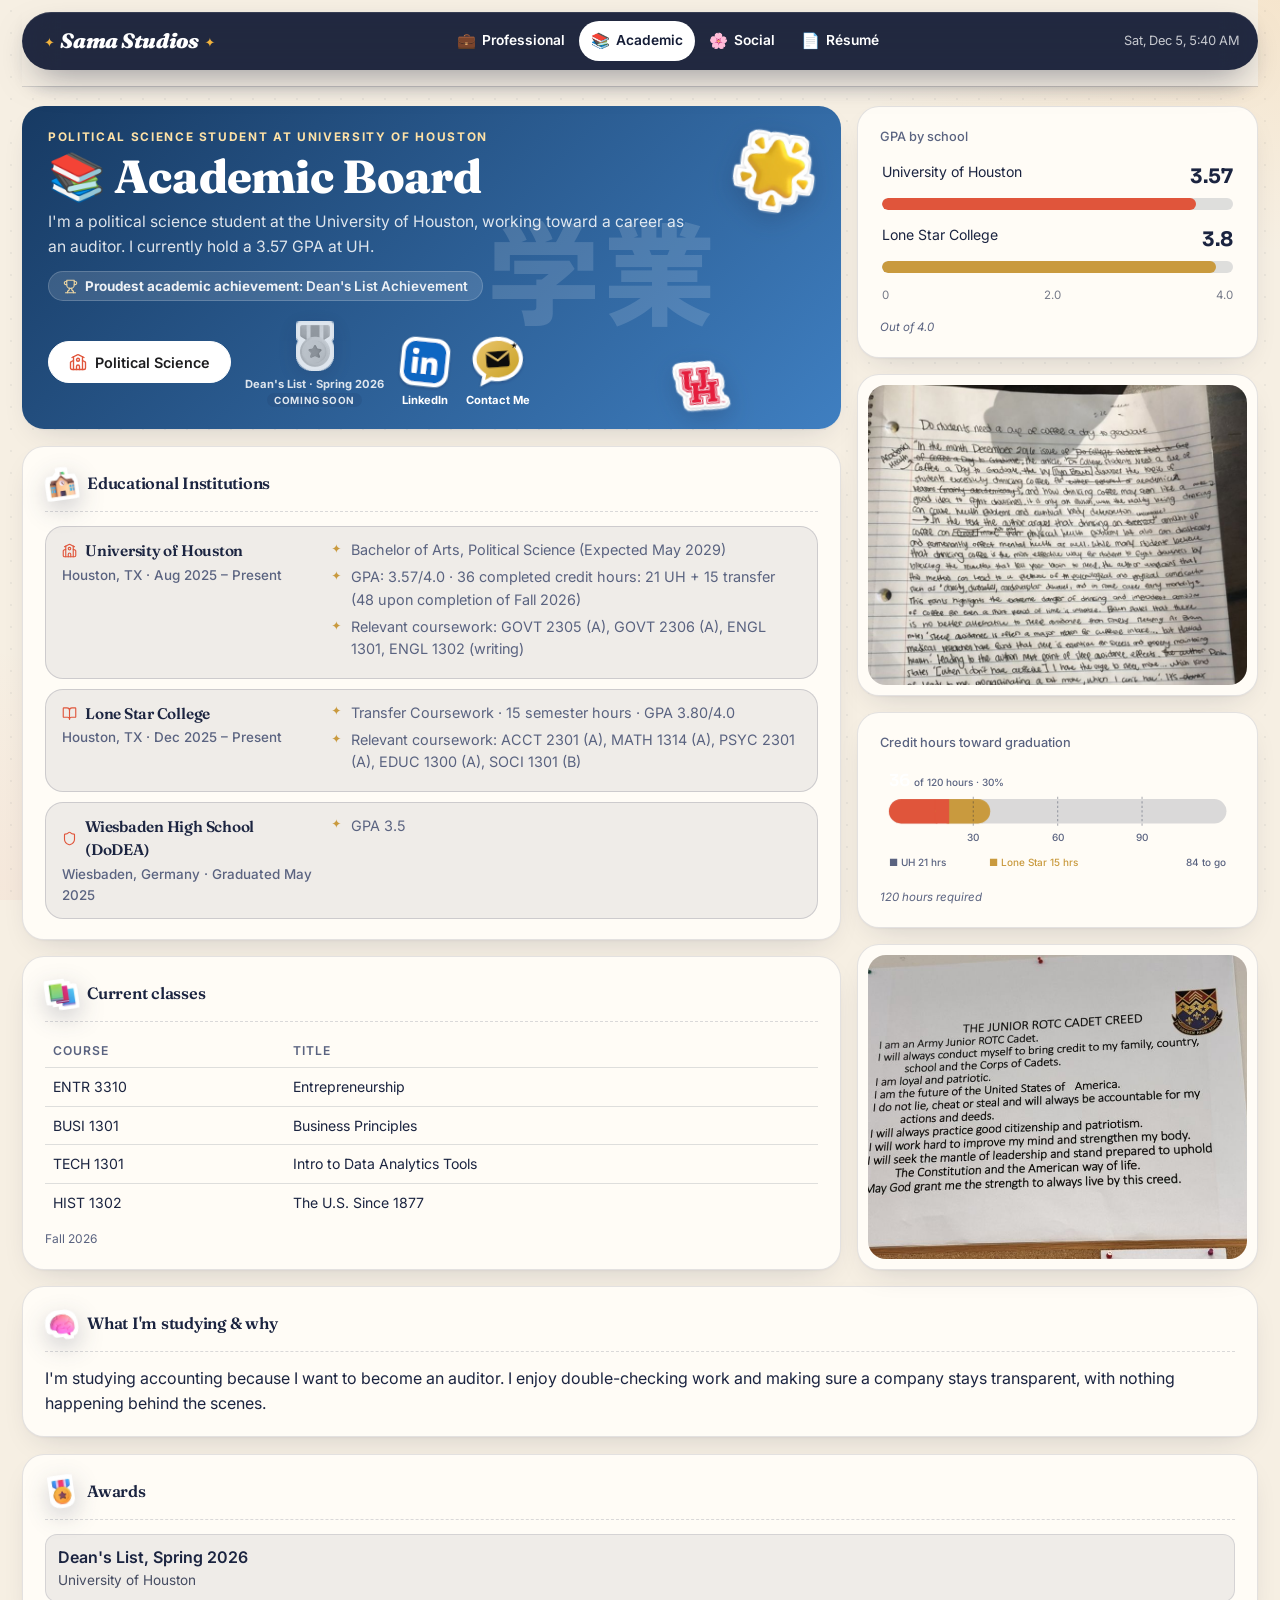
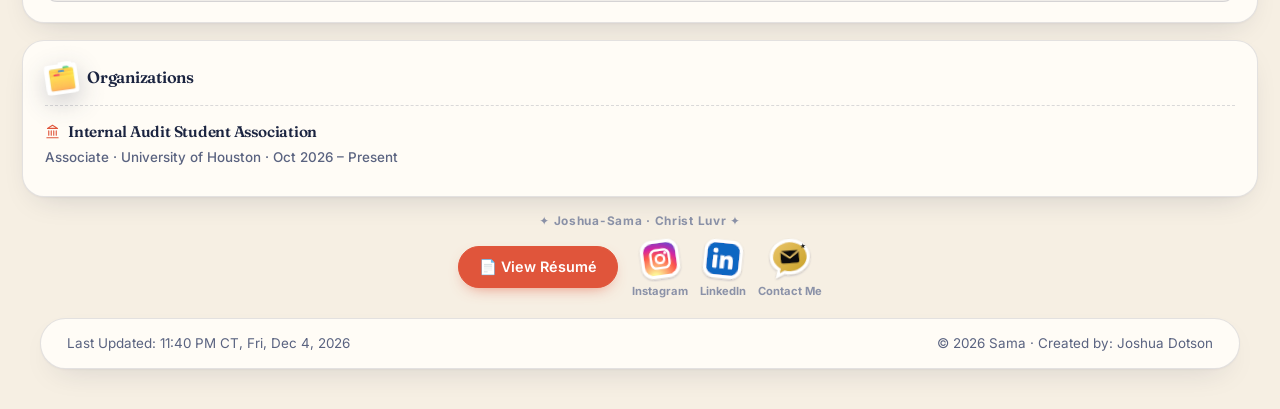
<file: academic.html>
<!DOCTYPE html><html lang="en"><head><meta charset="UTF-8"><meta http-equiv="refresh" content="0; url=index.html#academic"><link rel="canonical" href="index.html#academic"><title>Sama — Joshua Dotson</title><link rel="manifest" href="manifest.webmanifest?v=3"><meta name="theme-color" content="#141C36"><meta name="apple-mobile-web-app-capable" content="yes"><meta name="mobile-web-app-capable" content="yes"><meta name="apple-mobile-web-app-title" content="Sama Studios"><meta name="apple-mobile-web-app-status-bar-style" content="black-translucent"><link rel="icon" href="assets/favicon.svg?v=3" type="image/svg+xml"><link rel="icon" type="image/png" sizes="32x32" href="assets/favicon-32.png?v=3"><link rel="icon" type="image/png" sizes="16x16" href="assets/favicon-16.png?v=3"><link rel="apple-touch-icon" sizes="180x180" href="assets/apple-touch-icon.png?v=3"><script>location.replace("index.html#academic")</script></head><body><a href="index.html#academic">Continue to Sama</a></body></html>
</file>
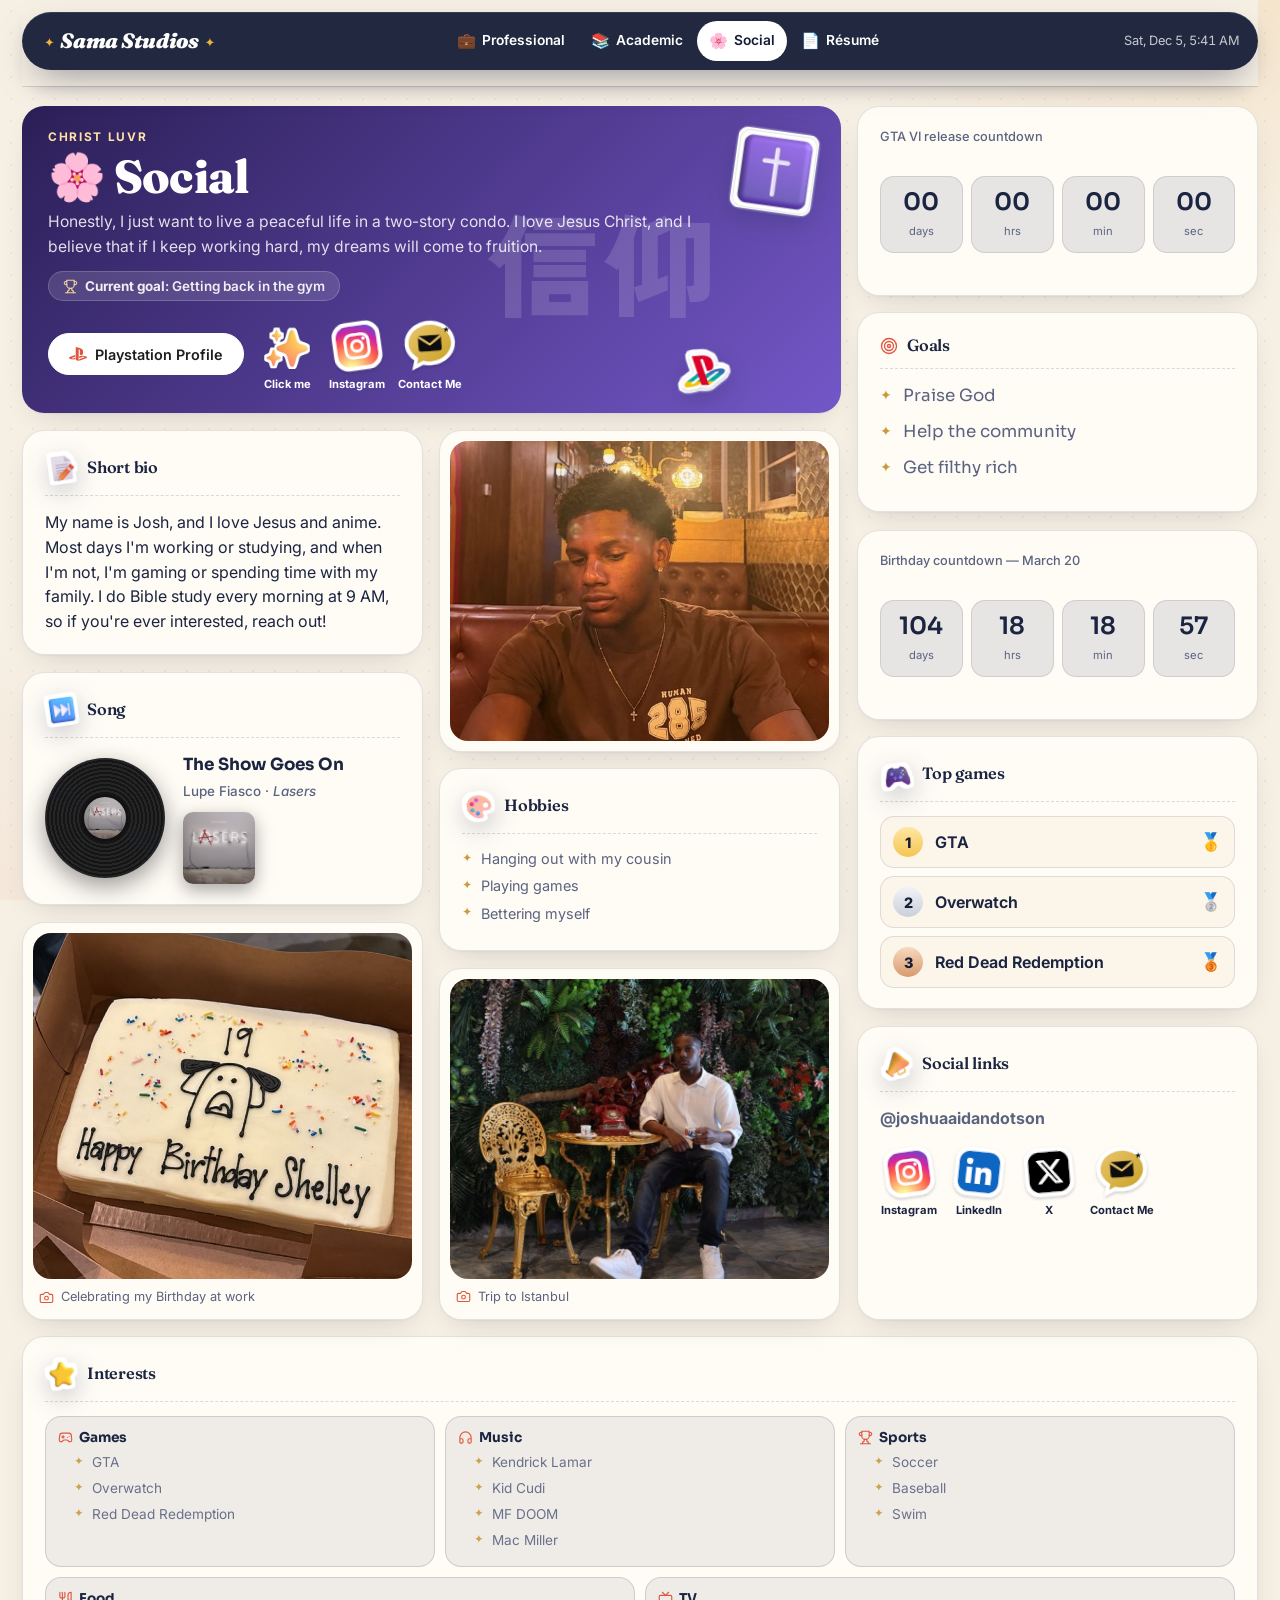
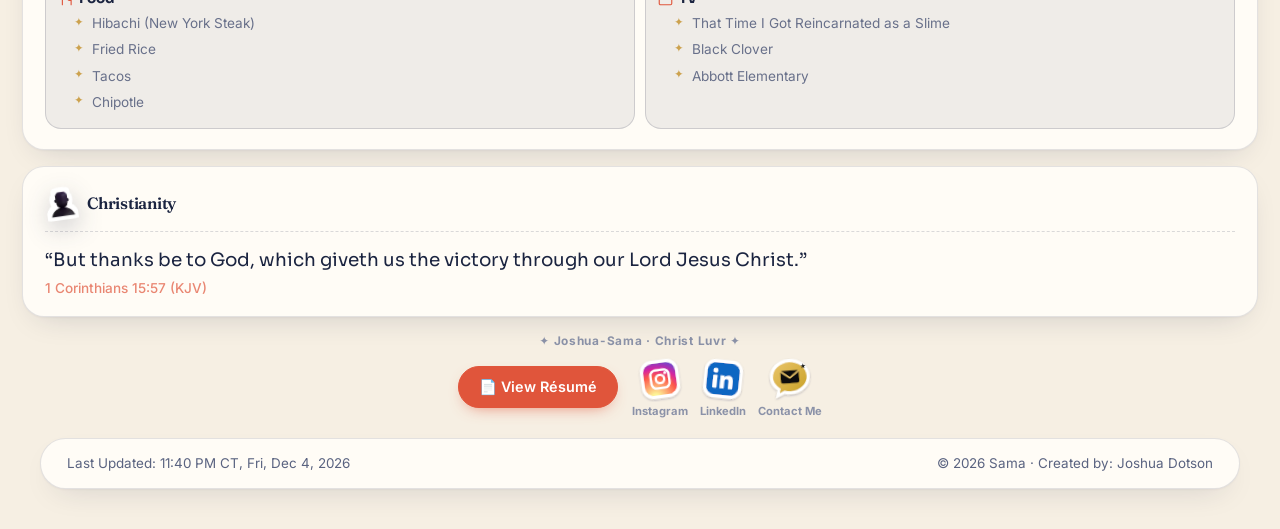
<file: personal.html>
<!DOCTYPE html><html lang="en"><head><meta charset="UTF-8"><meta http-equiv="refresh" content="0; url=index.html#personal"><link rel="canonical" href="index.html#personal"><title>Sama — Joshua Dotson</title><link rel="manifest" href="manifest.webmanifest?v=3"><meta name="theme-color" content="#141C36"><meta name="apple-mobile-web-app-capable" content="yes"><meta name="mobile-web-app-capable" content="yes"><meta name="apple-mobile-web-app-title" content="Sama Studios"><meta name="apple-mobile-web-app-status-bar-style" content="black-translucent"><link rel="icon" href="assets/favicon.svg?v=3" type="image/svg+xml"><link rel="icon" type="image/png" sizes="32x32" href="assets/favicon-32.png?v=3"><link rel="icon" type="image/png" sizes="16x16" href="assets/favicon-16.png?v=3"><link rel="apple-touch-icon" sizes="180x180" href="assets/apple-touch-icon.png?v=3"><script>location.replace("index.html#personal")</script></head><body><a href="index.html#personal">Continue to Sama</a></body></html>
</file>
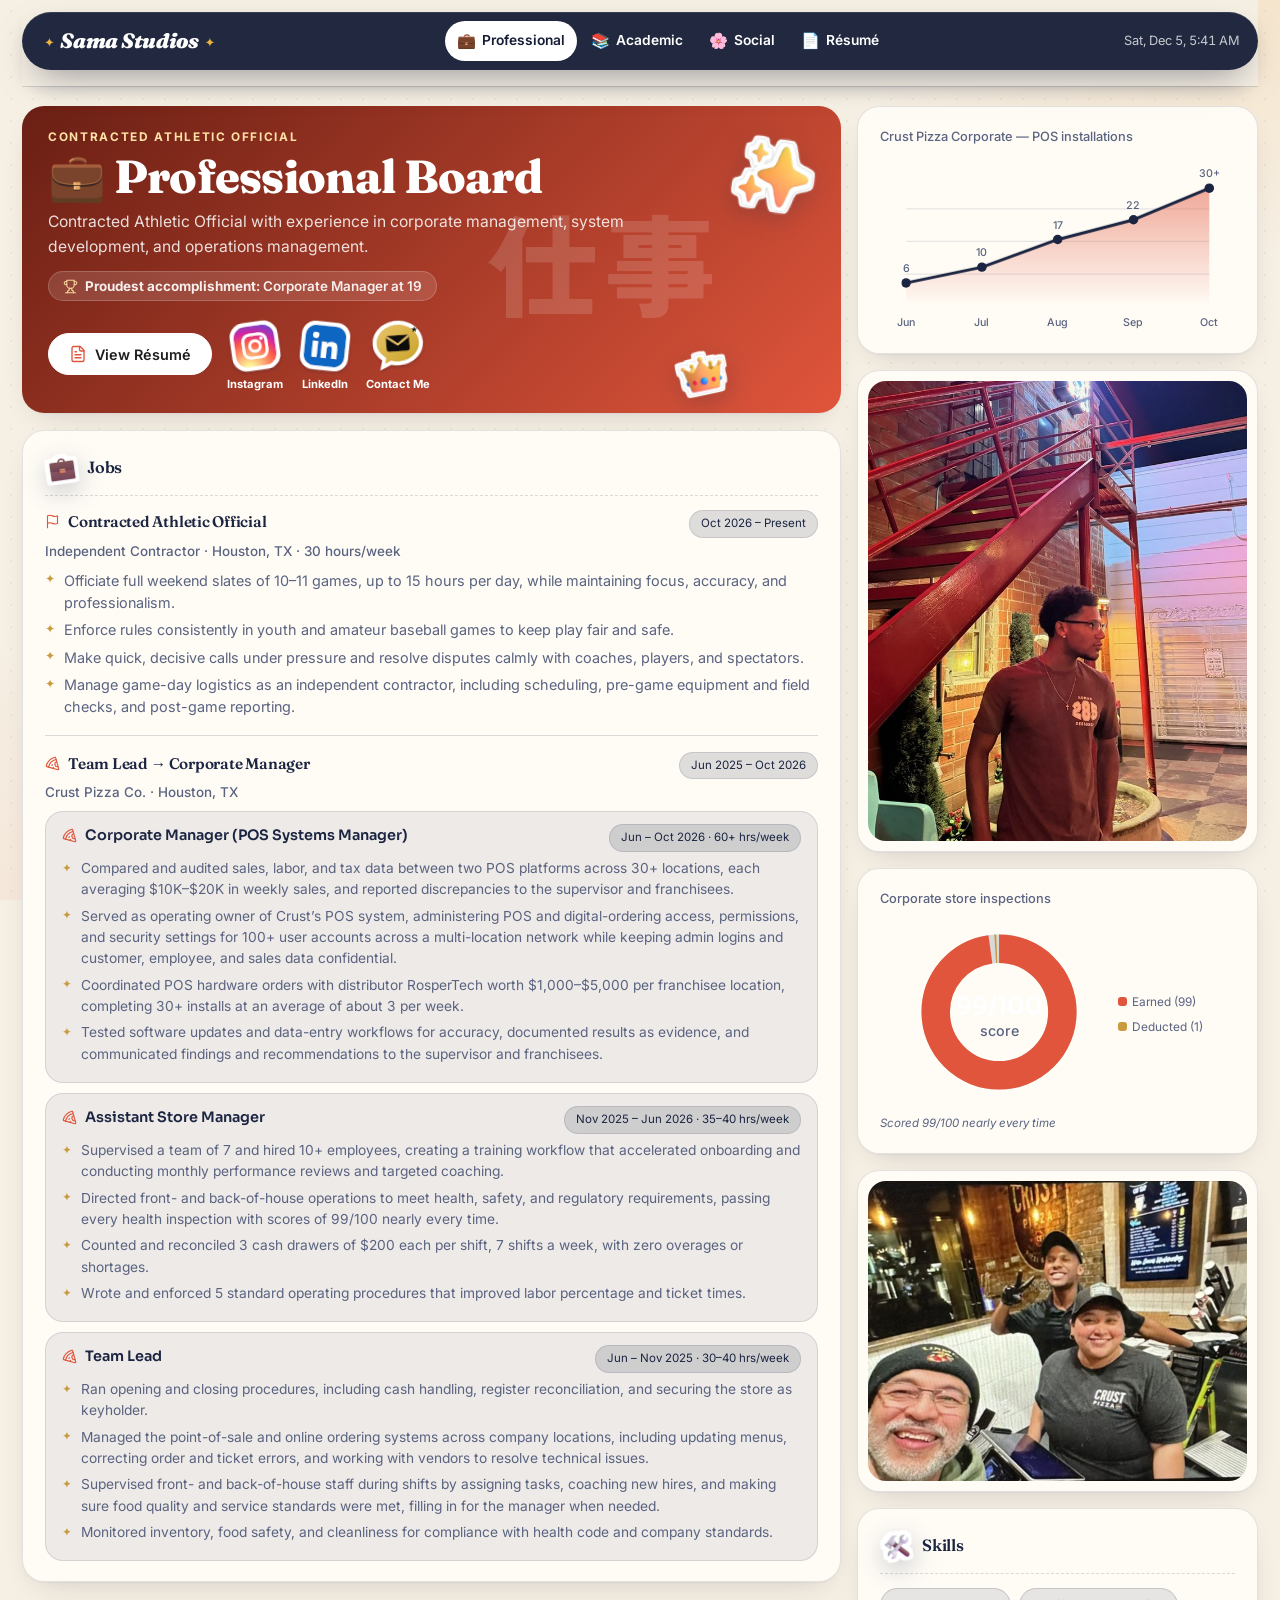
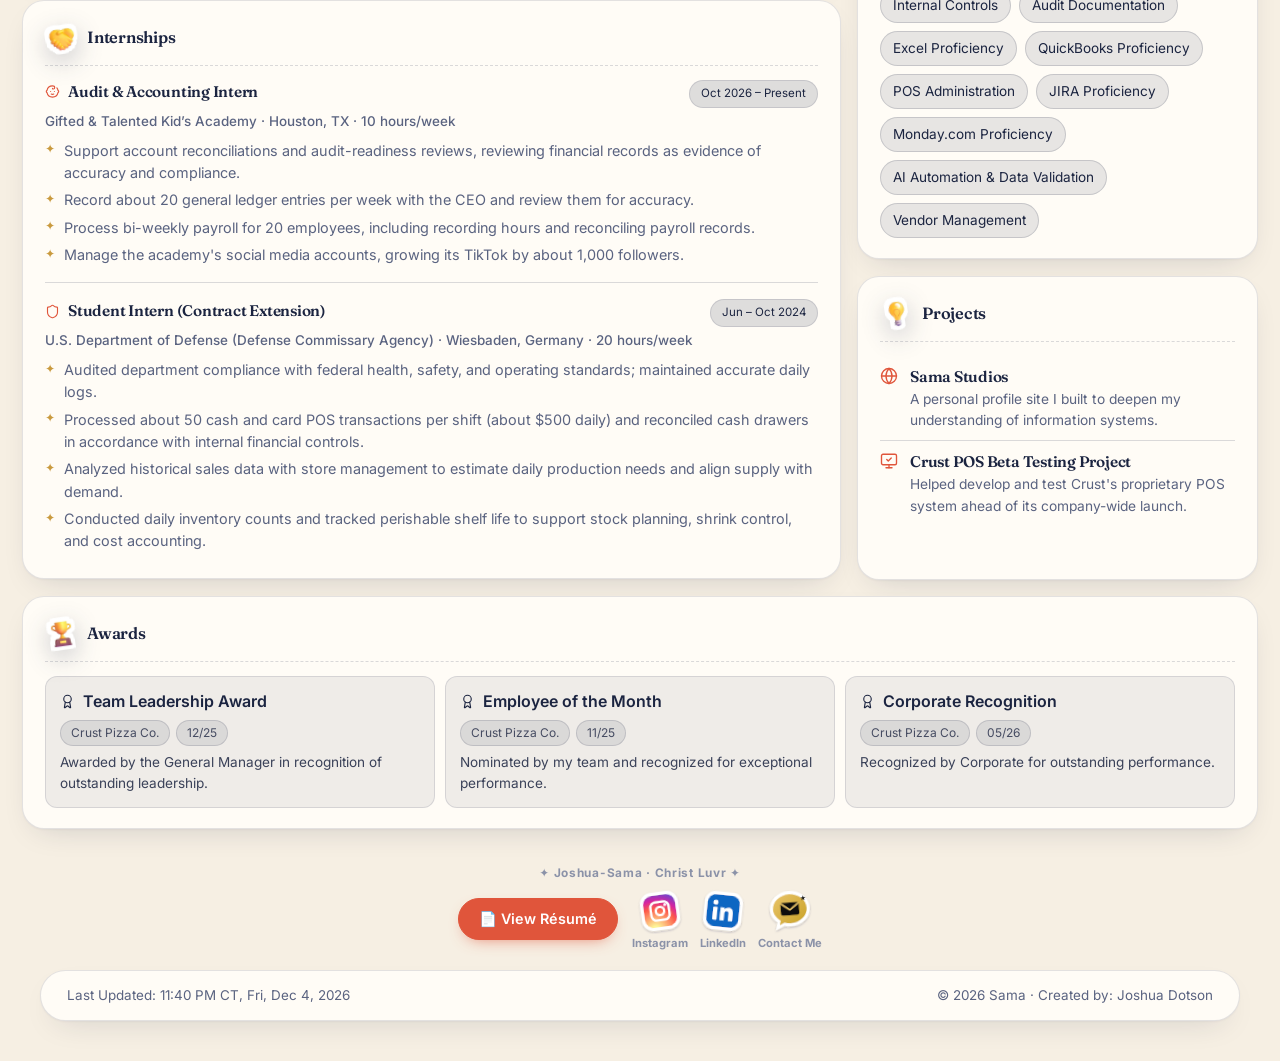
<file: professional.html>
<!DOCTYPE html><html lang="en"><head><meta charset="UTF-8"><meta http-equiv="refresh" content="0; url=index.html#professional"><link rel="canonical" href="index.html#professional"><title>Sama — Joshua Dotson</title><link rel="manifest" href="manifest.webmanifest?v=3"><meta name="theme-color" content="#141C36"><meta name="apple-mobile-web-app-capable" content="yes"><meta name="mobile-web-app-capable" content="yes"><meta name="apple-mobile-web-app-title" content="Sama Studios"><meta name="apple-mobile-web-app-status-bar-style" content="black-translucent"><link rel="icon" href="assets/favicon.svg?v=3" type="image/svg+xml"><link rel="icon" type="image/png" sizes="32x32" href="assets/favicon-32.png?v=3"><link rel="icon" type="image/png" sizes="16x16" href="assets/favicon-16.png?v=3"><link rel="apple-touch-icon" sizes="180x180" href="assets/apple-touch-icon.png?v=3"><script>location.replace("index.html#professional")</script></head><body><a href="index.html#professional">Continue to Sama</a></body></html>
</file>
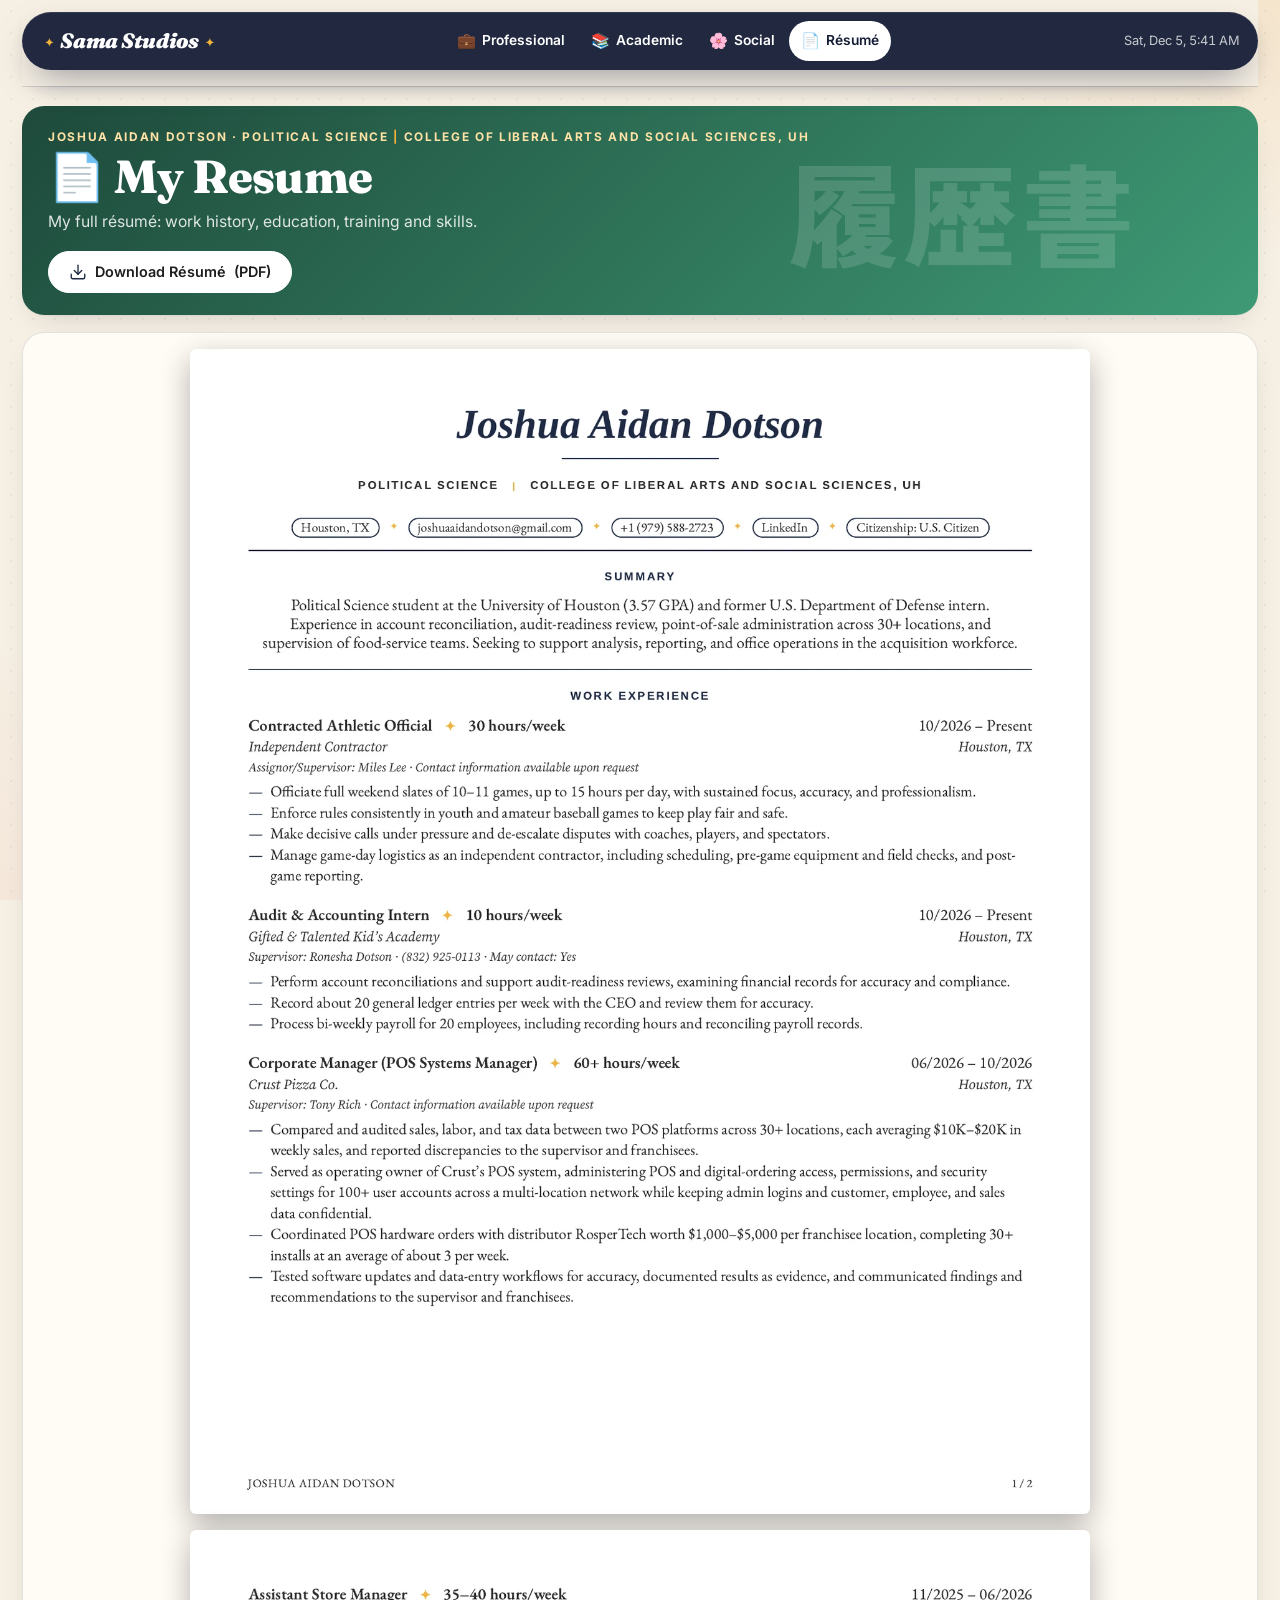
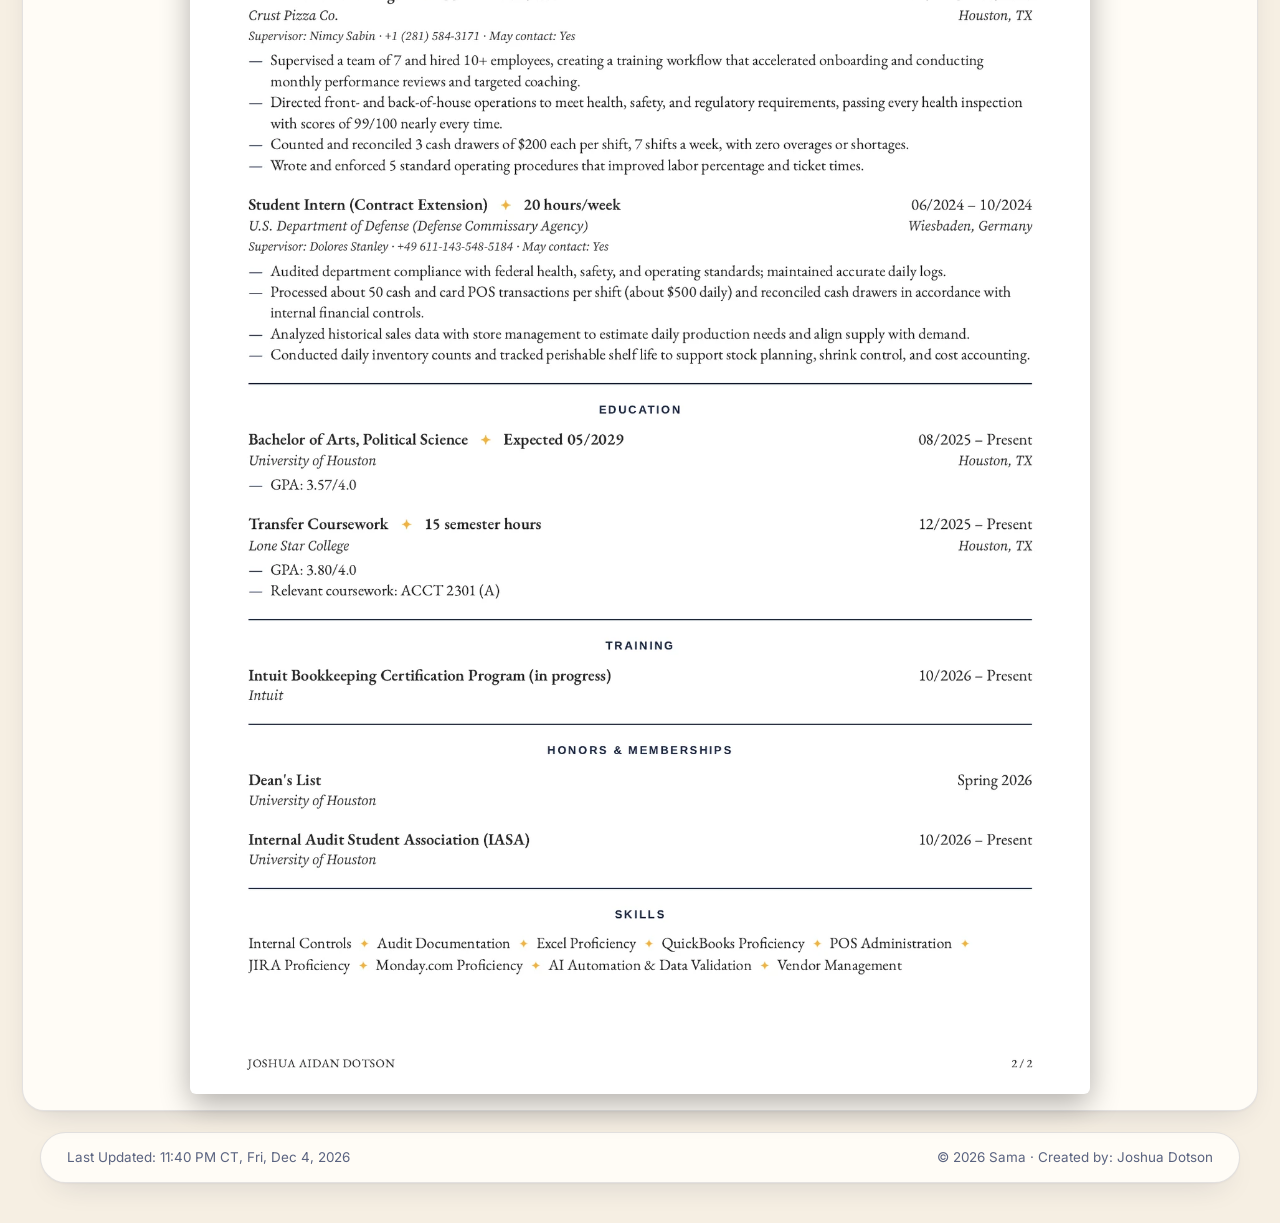
<file: resume.html>
<!DOCTYPE html><html lang="en"><head><meta charset="UTF-8"><meta http-equiv="refresh" content="0; url=index.html#resume"><link rel="canonical" href="index.html#resume"><title>Sama — Joshua Dotson</title><link rel="manifest" href="manifest.webmanifest?v=3"><meta name="theme-color" content="#141C36"><meta name="apple-mobile-web-app-capable" content="yes"><meta name="mobile-web-app-capable" content="yes"><meta name="apple-mobile-web-app-title" content="Sama Studios"><meta name="apple-mobile-web-app-status-bar-style" content="black-translucent"><link rel="icon" href="assets/favicon.svg?v=3" type="image/svg+xml"><link rel="icon" type="image/png" sizes="32x32" href="assets/favicon-32.png?v=3"><link rel="icon" type="image/png" sizes="16x16" href="assets/favicon-16.png?v=3"><link rel="apple-touch-icon" sizes="180x180" href="assets/apple-touch-icon.png?v=3"><script>location.replace("index.html#resume")</script></head><body><a href="index.html#resume">Continue to Sama</a></body></html>
</file>
<file: sama-nav.css>
/* Sama Studios shared tokens + navy top bar (identical on public + private). */
:root{--navy:#141C36;--navy2:#1F2A4D;--navy-line:rgba(255,255,255,.12);
  --bg:#F6EFE3;--bg2:#EFE5D3;--surface:#FFFCF6;--surface2:#FBF5EA;--ink:#1B2440;--ink2:#5A6380;--ink3:#8B92A8;--line:rgba(27,36,64,.09);--line2:rgba(27,36,64,.16);
  --tomato:#E0553B;--tomato-d:#C2412A;--gold:#C99A3E;--gold-l:#F3E3BC;--marigold:#F2A33A;
  --sky:#3F7FC1;--sky-l:#E3EEF9;--sage:#4E8C5E;--sage-l:#E2F0E4;--mari:#C77A12;--mari-l:#FCEBCF;--plum:#7457C8;--plum-l:#ECE6FA;--tom-l:#FBE3DC;--gold-ll:#F7EDD6;
  --r-xl:28px;--r-l:22px;--r:16px;--r-s:12px;
  --sh1:0 1px 2px rgba(27,36,64,.05),0 2px 8px -4px rgba(27,36,64,.08);--sh2:0 1px 2px rgba(27,36,64,.04),0 12px 32px -16px rgba(27,36,64,.22);--sh3:0 24px 60px -24px rgba(27,36,64,.35);
  --spring:cubic-bezier(.34,1.4,.5,1);--ease:cubic-bezier(.2,.7,.2,1);
  --display:"Fraunces",Georgia,serif;--body:"Inter",system-ui,-apple-system,sans-serif;--mono:"DM Mono",ui-monospace,monospace;--kana:"Zen Kaku Gothic New",sans-serif}
.snav{position:sticky;top:12px;z-index:50;max-width:1240px;margin:12px auto 22px;display:flex;align-items:center;gap:10px;padding:7px 10px 7px 22px;border-radius:999px;
  background:rgba(20,28,54,.94);backdrop-filter:blur(16px) saturate(140%);-webkit-backdrop-filter:blur(16px) saturate(140%);color:#fff;box-shadow:0 14px 36px -14px rgba(20,28,54,.55),inset 0 1px 0 rgba(255,255,255,.1);font-family:var(--body)}
.snav a{color:inherit;text-decoration:none}
/* Public bar: plain links only. No hover menus, no dropdowns, no burger. */
.snav-wm{display:block;flex-shrink:0;font-family:var(--display);font-style:italic;font-weight:900;font-size:1.3rem;letter-spacing:-.02em;padding:6px 6px 6px 0;white-space:nowrap;transition:transform .28s cubic-bezier(.22,.8,.24,1)}
.snav-wm::before,.snav-wm::after{content:"\2726";font-style:normal;font-family:var(--body);font-size:.62em;vertical-align:middle;color:#F2B33D}.snav-wm::before{margin-right:6px}.snav-wm::after{margin-left:6px}
.snav-wm.on{background:#fff;color:var(--navy);border-radius:999px;padding:6px 14px}
.snav-tabs{display:flex;gap:2px;flex:1;justify-content:center;flex-wrap:nowrap;min-width:0}
.snav-t{display:flex;align-items:center;gap:6px;padding:8px 12px;border-radius:999px;font-weight:600;font-size:.86rem;color:rgba(255,255,255,.78);white-space:nowrap;transition:background .28s cubic-bezier(.22,.8,.24,1),color .28s,transform .28s cubic-bezier(.22,.8,.24,1),box-shadow .28s}
.snav-t:hover,.snav-t:focus-visible{color:#fff;background:rgba(255,255,255,.1)}
.snav-t.on{background:#fff;color:var(--navy)}
.snav-e{font-size:.95rem}
.snav-star{flex:none;font-size:.72em;line-height:1;color:var(--marigold,#F2B33D)}.snav-t.on .snav-star{color:var(--gold,#C99A3E)}
.snav-r{display:flex;align-items:center;gap:6px;flex-shrink:0}
.snav-clock{font-size:.8rem;color:rgba(255,255,255,.75);padding:0 8px;white-space:nowrap;font-variant-numeric:tabular-nums}
.snav-login{display:inline-flex;align-items:center;gap:6px;padding:8px 12px;border-radius:999px;font:600 .84rem var(--body);color:#fff;background:rgba(255,255,255,.1);text-decoration:none;white-space:nowrap}
.snav-login:hover{background:rgba(255,255,255,.2)}
.snav :focus-visible{outline:3px solid var(--marigold);outline-offset:2px}
@media (hover:hover){.snav-t:hover{transform:translateY(-2px) scale(1.05);box-shadow:0 0 16px rgba(255,210,173,.3)}.snav-wm:hover{transform:scale(1.04)}}
@media (prefers-reduced-motion:reduce){.snav-t:hover,.snav-wm:hover{transform:none}}
@media (max-width:1180px){.snav-l{display:none}.snav-t.on .snav-l{display:inline}.snav-t{padding:8px 10px}}
/* phone: every tab stays visible as a plain link (wrapped row), nothing to open */
@media (max-width:860px){
  .snav{top:8px;margin:8px 10px 16px;flex-wrap:wrap;border-radius:26px;padding:8px 10px 8px 16px}
  .snav-r{margin-left:auto}.snav-clock{font-size:.74rem;padding:0 4px}
  .snav-tabs{order:5;flex-basis:100%;flex-wrap:wrap;justify-content:center;gap:4px;padding:4px 0 2px}
  .snav-t{padding:8px 10px;font-size:.84rem}.snav-l{display:inline!important}
}
@media (max-width:420px){.snav-clock{display:none}.snav-t{padding:7px 8px;font-size:.8rem}}
html{background:var(--bg)}

/* Oct 24 5:13 AM: the one hover menu on the public site, on the Sama Studios brand; its only item is Login. Tap on phone. */
.snav-brand{position:relative;flex-shrink:0}
.snav-bmenu{position:absolute;left:0;top:100%;padding-top:8px;z-index:60;opacity:0;visibility:hidden;transform:translateY(-4px);transition:opacity .18s,transform .18s,visibility .18s}
.snav-bmenu .snav-bmi{display:flex;align-items:center;gap:8px;min-width:150px;padding:10px 14px;border-radius:14px;background:#FBF7EE;color:var(--navy,#141C36);font:700 .88rem var(--body);text-decoration:none;box-shadow:0 10px 30px rgba(20,28,54,.25)}
.snav-bmenu .snav-bmi:hover,.snav-bmenu .snav-bmi:focus-visible{background:#fff}
@media (hover:hover){.snav-brand:hover .snav-bmenu{opacity:1;visibility:visible;transform:none}}
.snav-brand:focus-within .snav-bmenu,.snav-brand.open .snav-bmenu{opacity:1;visibility:visible;transform:none}
/* Phone: the Login item opens inside the bar (pushes the tabs down) so it never covers a tab. */
@media (max-width:860px),(hover:none){.snav-bmenu{position:static;display:none;padding-top:6px;transform:none}.snav-brand.open .snav-bmenu{display:block}.snav-brand:focus-within:not(.open) .snav-bmenu{display:none}}
/* Oct 24 9:40 AM: tidy phone nav like the laptop bar: logo row, then all four tabs in one even row (emoji over label). */
@media (max-width:560px){
  .snav{padding:8px 10px 6px;row-gap:4px}
  .snav-tabs{display:grid;grid-template-columns:repeat(4,1fr);gap:4px;padding:2px 0 0}
  .snav-t{flex-direction:column;justify-content:center;gap:2px;padding:6px 2px;font-size:.72rem;line-height:1.1;text-align:center;min-width:0}
  .snav-t .snav-e{font-size:1.05rem}
  .snav-l{white-space:nowrap}
}
</file>
<file: style.css>
*{box-sizing:border-box;margin:0;padding:0}
:root{--glass:rgba(28,18,16,.46);--glass2:rgba(27,36,64,0.10);--line:rgba(27,36,64,.12);--muted:var(--ink2);--accent:#E0553B;--accent2:#C99A3E;--r:26px}
html{scroll-behavior:smooth}
body{font-family:Inter,system-ui,sans-serif;color:var(--ink);background:#3a2420;line-height:1.55;padding:20px 22px 28px;min-height:100vh;overflow-x:hidden}
.bg{position:fixed;inset:-12px;z-index:-1;background:url(assets/bg.jpg) center 30%/cover no-repeat;filter:none}
.bg::after{content:"";position:absolute;inset:0;background:linear-gradient(180deg,rgba(20,10,8,.05),rgba(20,10,8,.18))}
.glass{background:var(--glass);border:1px solid var(--line);backdrop-filter:blur(18px) saturate(140%);-webkit-backdrop-filter:blur(18px) saturate(140%);box-shadow:0 12px 36px rgba(0,0,0,.28),inset 0 1px 0 rgba(27,36,64,0.18)}
.ic{width:18px;height:18px;flex-shrink:0;vertical-align:-3px}.ic.sm{width:15px;height:15px}.ic.big{width:64px;height:64px;opacity:.6}
/* nav */
.nav{position:sticky;top:12px;z-index:20;max-width:1200px;margin:0 auto 20px;display:flex;align-items:center;justify-content:space-between;gap:14px;padding:8px 10px 8px 24px;border-radius:999px}
.brand{font-family:Sora,sans-serif;font-weight:700;font-size:1.3rem;color:var(--ink);text-decoration:none}.brand sup{font-size:.5em}
.tabs{display:flex;gap:4px}
.tab{font-weight:500;font-size:.9rem;color:var(--muted);padding:9px 16px;border-radius:999px;text-decoration:none;transition:background .3s,color .3s}
.tab:hover{color:var(--ink);background:rgba(27,36,64,0.12)}.tab.active{background:#fff;color:#2b1d18}
.nav-meta{font-size:.8rem;color:var(--muted);padding-right:14px;white-space:nowrap}
/* grid */
.dash{max-width:1200px;margin:0 auto;display:grid;grid-template-columns:repeat(12,1fr);gap:16px;grid-auto-flow:row dense}
.s3{grid-column:span 3}.s4{grid-column:span 4}.s5{grid-column:span 5}.s6{grid-column:span 6}.s7{grid-column:span 7}.s8{grid-column:span 8}.s12{grid-column:span 12}.r2{grid-row:span 2}
.panel{border-radius:var(--r);padding:20px 22px;transition:transform .35s cubic-bezier(.2,.8,.2,1),box-shadow .35s,background .35s;position:relative}
.panel:hover{transform:translateY(-4px);box-shadow:0 18px 44px rgba(0,0,0,.34),inset 0 1px 0 rgba(27,36,64,0.20)}
.ptitle{display:flex;align-items:center;justify-content:space-between;padding-bottom:10px;margin-bottom:14px;border-bottom:1px solid rgba(27,36,64,0.22)}
.ptitle h3{font-family:Sora,sans-serif;font-size:1.02rem;font-weight:600;display:flex;align-items:center;gap:9px}
.ptitle h3 .ic{color:var(--accent)}
/* hero */
.hero{padding:22px 26px}
.eyebrow{font-size:.74rem;text-transform:uppercase;letter-spacing:.14em;color:var(--accent);margin-bottom:6px}
h1{font-family:Sora,sans-serif;font-weight:600;font-size:clamp(2rem,4vw,2.9rem);line-height:1.08;letter-spacing:-.02em;margin-bottom:8px}
.lead{color:var(--ink2);max-width:62ch;font-size:.98rem}
.btns{display:flex;flex-wrap:wrap;gap:10px;margin-top:16px}
.btn{display:inline-flex;align-items:center;gap:8px;padding:11px 20px;border-radius:999px;background:#fff;color:#2b1d18;font:600 .9rem Inter,sans-serif;text-decoration:none;border:1px solid #fff;cursor:pointer;transition:transform .25s,box-shadow .25s,background .25s}
.btn:hover{transform:translateY(-2px);box-shadow:0 8px 22px rgba(0,0,0,.25)}
.btn.ghost{background:rgba(27,36,64,0.10);color:var(--ink);border-color:var(--line)}.btn.ghost:hover{background:rgba(27,36,64,0.20)}
.btn.disabled{cursor:default;opacity:.85;border-style:dashed}.btn.disabled:hover{transform:none;box-shadow:none}
a:focus-visible,button:focus-visible,.panel:focus-visible{outline:2px solid #fff;outline-offset:3px}
/* content */
.list{padding-left:18px;font-size:.9rem;color:var(--ink2)}.list li{margin-bottom:5px}
.goals{font-family:Sora,sans-serif;font-size:1.05rem}.goals li{margin-bottom:10px}
.item+.item{margin-top:16px;padding-top:16px;border-top:1px solid rgba(27,36,64,0.16)}
.ihead{display:flex;justify-content:space-between;align-items:flex-start;gap:10px;flex-wrap:wrap}
.item h4,.inst h4,.proj h4{font-family:Sora,sans-serif;font-size:.96rem;font-weight:600;display:flex;align-items:center;gap:8px}
.sub{font-size:.84rem;color:var(--muted);margin:3px 0 8px;font-weight:500}
.date{font-size:.72rem;padding:4px 11px;border-radius:999px;background:rgba(27,36,64,0.14);border:1px solid var(--line);white-space:nowrap}
.ladder{list-style:none;display:flex;flex-direction:column;gap:10px;margin-top:6px}
.step{background:rgba(27,36,64,0.08);border:1px solid var(--line);border-radius:18px;padding:12px 16px}
.step b{font-family:Sora,sans-serif;font-size:.9rem;font-weight:600;display:flex;gap:8px;align-items:center}
.step .list{margin-top:6px;font-size:.86rem}
.st3{margin-left:12%;background:rgba(255,210,173,.16)}.st2{margin:0 6%}.st1{margin-right:12%}
.st3 .ic,.st2 .ic,.st1 .ic,.item h4 .ic,.inst h4 .ic{color:var(--accent)}
.proj{display:flex;gap:12px;padding:9px 0}.proj+.proj{border-top:1px solid rgba(27,36,64,0.16)}.proj>.ic{color:var(--accent);margin-top:2px}
.proj p{font-size:.86rem;color:var(--muted)}
.cols{display:grid;grid-template-columns:repeat(3,1fr);gap:18px}
.inst{background:rgba(27,36,64,0.07);border:1px solid rgba(27,36,64,0.16);border-radius:18px;padding:14px}
.tbl{width:100%;border-collapse:collapse;font-size:.88rem}.tbl th{text-align:left;font-weight:600;color:var(--muted);font-size:.76rem;text-transform:uppercase;letter-spacing:.08em;padding:6px 8px}
.tbl td{padding:8px;border-top:1px solid rgba(27,36,64,0.14)}
.ph{color:var(--ink2);font-style:italic;background:rgba(27,36,64,0.08);border:1px dashed rgba(27,36,64,0.40);border-radius:8px;padding:1px 8px;font-size:.86em;display:inline-block}
.more{margin-top:8px;font-size:.84rem;color:var(--muted);font-style:italic}
.hint{margin-top:8px;font-size:.75rem;color:var(--muted)}
.photos{display:flex;gap:10px;margin-top:12px}
.photo-slot{flex:1;aspect-ratio:4/3;border:1.5px dashed rgba(27,36,64,0.45);border-radius:16px;display:grid;place-items:center;align-content:center;gap:4px;font-size:.78rem;color:var(--muted);background:rgba(27,36,64,0.06)}
.qr{display:flex;flex-direction:column;align-items:center;gap:10px;text-align:center;padding:8px}
/* stats panels */
.stat-panel{display:flex;flex-direction:column}
.slabel{font-size:.8rem;color:var(--muted);font-weight:500;margin-bottom:8px}
.chart{flex:1;display:flex;align-items:center;justify-content:center;min-height:120px}
.chart svg{width:100%;height:auto;max-height:190px;overflow:visible}
.chart .t{fill:#fff;font:600 15px Sora,sans-serif}.chart .s{fill:var(--ink2);font:500 9px Inter,sans-serif}
.cap{display:block;margin-top:8px;font-size:.72rem;color:var(--ink2);font-style:italic}
.draw{stroke-dasharray:1;stroke-dashoffset:1;animation:draw 1.4s .3s cubic-bezier(.4,0,.2,1) forwards}
@keyframes draw{to{stroke-dashoffset:0}}
.grow{transform-box:fill-box;transform-origin:left center;transform:scaleX(0);animation:grow 1.1s .3s cubic-bezier(.2,.8,.2,1) forwards}
@keyframes grow{to{transform:scaleX(1)}}
.fade{opacity:0;animation:fade .6s 1s forwards}@keyframes fade{to{opacity:1}}
.count{display:grid;grid-template-columns:repeat(4,1fr);gap:8px;width:100%;text-align:center}
.count div{background:rgba(27,36,64,0.10);border:1px solid var(--line);border-radius:14px;padding:10px 4px}
.count b{display:block;font:600 1.5rem Sora,sans-serif}.count span{font-size:.7rem;color:var(--muted)}
.legend{display:flex;flex-wrap:wrap;gap:6px 12px;font-size:.74rem;color:var(--muted);margin-top:6px}.legend i{display:inline-block;width:9px;height:9px;border-radius:3px;margin-right:5px}
/* sphere */
.sphere{position:relative;height:250px;cursor:grab;touch-action:none;user-select:none}
.sphere button{position:absolute;left:50%;top:50%;font:500 .8rem Inter,sans-serif;color:var(--ink);background:rgba(27,36,64,0.14);border:1px solid var(--line);border-radius:999px;padding:4px 10px;white-space:nowrap;cursor:pointer;will-change:transform,opacity}
.sphere button:hover{background:#fff;color:#2b1d18}
.pop{position:absolute;left:16px;right:16px;bottom:16px;border-radius:18px;padding:14px 16px;font-size:.86rem;z-index:3;background:rgba(20,12,10,.85)}
.pop b{font-family:Sora,sans-serif;display:block;margin-bottom:4px}
.hp{height:240px;cursor:grab;touch-action:none;display:grid;place-items:center}.hp canvas{width:100%!important;height:100%!important}
/* modal */
.modal{position:fixed;inset:0;z-index:50;display:grid;place-items:center;background:rgba(10,6,5,.45);backdrop-filter:blur(4px);padding:16px;opacity:0;transition:opacity .3s}
.modal.open{opacity:1}.modal[hidden]{display:none}
.modal-card{width:min(460px,100%);border-radius:var(--r);padding:22px;background:rgba(30,20,18,.78);transform:translateY(16px) scale(.97);transition:transform .35s cubic-bezier(.2,.8,.2,1)}
.modal.open .modal-card{transform:none}
.x{background:none;border:0;color:var(--ink);cursor:pointer;padding:4px;border-radius:50%}
.contact-list{list-style:none;display:flex;flex-direction:column;gap:10px}
.contact-list li{display:grid;grid-template-columns:22px 110px 1fr;align-items:center;gap:8px;font-size:.88rem;padding:8px 10px;border-radius:14px;background:rgba(27,36,64,0.07)}
.contact-list .ic{color:var(--accent)}.contact-list span{color:var(--muted);font-size:.8rem}
.contact-list a{color:var(--ink);word-break:break-all}
/* resume */
.rhead{display:flex;align-items:center;justify-content:space-between;gap:16px;flex-wrap:wrap}.rhead .btns{margin-top:0}
.resume{max-height:72vh;overflow-y:auto;padding:28px 34px;font-size:.92rem}
.resume>p{margin-bottom:12px;color:var(--ink2)}
.rcontact a{color:var(--ink)}
.rsec{margin-top:20px}.rsec h2{font:600 .8rem Sora,sans-serif;letter-spacing:.16em;text-transform:uppercase;color:var(--accent);padding-bottom:6px;border-bottom:1px solid rgba(27,36,64,0.22);margin-bottom:12px}
.ritem{margin-bottom:14px}.ritem h3{font:600 .95rem Sora,sans-serif}
/* footer */
.foot{max-width:1200px;margin:20px auto 0;border-radius:999px;padding:14px 26px;display:flex;justify-content:space-between;gap:10px;font-size:.84rem;color:var(--muted)}
/* entrance */
.rise{animation:rise .7s cubic-bezier(.2,.8,.2,1) both}@keyframes rise{from{opacity:0;transform:translateY(18px) scale(.985)}to{opacity:1;transform:none}}
@media (max-width:1000px){.dash>*{grid-column:span 6!important;grid-row:auto!important}.dash>.hero,.dash>.s8,.dash>.s7,.dash>.s12{grid-column:span 12!important}.cols{grid-template-columns:1fr 1fr}.nav-meta{display:none}}
@media (max-width:640px){
 body{padding:10px 10px 22px}.dash{gap:12px}.dash>*{grid-column:span 12!important}
 .nav{flex-direction:column;border-radius:24px;padding:10px;gap:6px;top:6px}.tabs{width:100%;justify-content:space-between}.tab{padding:8px 6px;font-size:.78rem;flex:1;text-align:center}
 .hero{padding:20px}.btn{flex:1 1 100%;justify-content:center}.cols{grid-template-columns:1fr}
 .st1,.st2,.st3{margin:0}.contact-list li{grid-template-columns:22px 1fr}.contact-list li a,.contact-list li em{grid-column:2}
 .foot{border-radius:20px;flex-direction:column;text-align:center}.resume{padding:20px}
}
@media (prefers-reduced-motion:reduce){*,*::before,*::after{animation:none!important;transition:none!important;scroll-behavior:auto!important}.draw{stroke-dashoffset:0}.grow{transform:none}.fade{opacity:1}.seg{stroke-dasharray:var(--len) 1}}
.seg{stroke-dasharray:var(--len) 1;animation:seg 1.2s cubic-bezier(.4,0,.2,1) both}
@keyframes seg{from{stroke-dasharray:0 1}to{stroke-dasharray:var(--len) 1}}
.interests{display:grid;grid-template-columns:repeat(auto-fit,minmax(180px,1fr));gap:10px}
.int{background:rgba(27,36,64,0.07);border:1px solid rgba(27,36,64,0.16);border-radius:16px;padding:10px 12px;font-size:.86rem}
.int b{display:flex;gap:6px;align-items:center;font-family:Sora,sans-serif;font-size:.85rem;margin-bottom:2px}.int .ic{color:var(--accent)}.int span{color:var(--muted)}
.qr{color:var(--ink);text-decoration:none;font-size:.85rem}.qr img{border-radius:14px;background:#fff;padding:6px}
.sphere button{font-size:.85rem}
@media (max-width:640px){.tab{white-space:nowrap;font-size:.72rem;padding:8px 4px}.tabs{gap:2px}}
.int>.ic{display:none}
.btn.disabled{opacity:.55;pointer-events:none;user-select:none}
.badge{display:inline-flex;align-items:center;gap:7px;margin-top:10px;padding:6px 14px;border-radius:999px;background:rgba(255,210,173,.18);border:1px solid rgba(255,210,173,.55);color:var(--ink);font:600 .84rem Inter,sans-serif}.badge .ic{color:var(--accent)}
.lead .badge{display:flex;width:max-content;max-width:100%}
.photo-card{padding:10px;margin:0;display:flex;flex-direction:column;overflow:hidden}
.photo-card img{width:100%;flex:1;min-height:220px;max-height:340px;object-fit:cover;border-radius:18px;display:block}
.photo-card figcaption{display:flex;gap:7px;align-items:center;font-size:.8rem;color:var(--muted);padding:8px 6px 2px}.photo-card .ic{color:var(--accent)}
.verse{font-family:Sora,sans-serif;font-size:1rem;line-height:1.5}.verse cite{display:block;margin-top:8px;font:500 .8rem Inter,sans-serif;color:var(--accent);font-style:normal}
.vinyl-wrap{display:flex;align-items:center;gap:18px}.vinyl-wrap b{font-family:Sora,sans-serif;font-size:1.05rem}
.vinyl{width:120px;height:120px;border-radius:50%;flex-shrink:0;background:repeating-radial-gradient(circle,#151515 0 2px,#262626 2px 4px);box-shadow:0 8px 24px rgba(0,0,0,.4),inset 0 0 0 2px rgba(27,36,64,0.08);position:relative;animation:spin 3.2s linear infinite}
.vinyl::after{content:"";position:absolute;inset:0;border-radius:50%;background:conic-gradient(from 30deg,transparent 0 20%,rgba(27,36,64,0.14) 25%,transparent 30% 70%,rgba(27,36,64,0.10) 75%,transparent 80%)}
.vinyl span{position:absolute;inset:36%;border-radius:50%;background:radial-gradient(circle,#1a1a1a 0 12%,var(--accent) 13% 100%)}
@keyframes spin{to{transform:rotate(360deg)}}
.facts{list-style:none;display:flex;flex-direction:column;gap:10px}.facts li{display:flex;gap:10px;font-size:.88rem}.facts .ic{color:var(--accent);margin-top:3px}.facts b{display:block;font-family:Sora,sans-serif;font-size:.84rem}
.rphoto{width:72px;height:72px;border-radius:50%;object-fit:cover;object-position:center 25%;border:2px solid var(--ink2)}.rgrow{flex:1}
@media (prefers-reduced-motion:reduce){.vinyl{animation:none}}
.photo-card.slot .photo-slot{flex:1;min-height:220px;aspect-ratio:auto}
.photo-card img{object-position:center 22%}
.photo-card img[src*="headshot"]{object-position:center 80%}.rphoto{object-position:center 70%}
.cover{display:block;margin-top:10px;border-radius:10px;box-shadow:0 6px 18px rgba(0,0,0,.35)}
.vinyl span{inset:30%!important;border:3px solid #111}
.dash{align-items:stretch}
.photo-card img{max-height:none;min-height:200px;height:100%}
.photo-card{min-height:260px}
.photo-card.s6 img{height:380px;min-height:0}.photo-card.s6{min-height:0}.verse{font-size:1.15rem;margin:0}.verse cite{display:block;font-size:.85rem;opacity:.7;margin-top:6px}
.photo-card img{max-height:360px!important;min-height:0!important;height:360px!important}.photo-card{min-height:0!important}
/* masonry packing (JS sets grid-row spans from content height) */
.dash.masonry{grid-auto-rows:2px;row-gap:0!important;align-items:start}
.dash.masonry>*{margin-bottom:16px;align-self:start}
.photo-card img[src*="headshot"]{object-position:center 12%!important}
.rphoto{object-position:center 15%!important}
.photo-card img[src*="headshot"]{object-position:center 62%!important;height:440px!important;max-height:440px!important}
.dash .photo-card img,.dash .photo-card img[src*="headshot"]{height:340px!important;max-height:340px!important}.dash .photo-slot{height:340px!important;min-height:0!important}
.dash.masonry .photo-card{display:flex;flex-direction:column}
.dash.masonry .photo-card img,.dash.masonry .photo-card img[src*="headshot"]{flex:1 1 auto;height:auto!important;min-height:300px!important;max-height:none!important}
.dash.masonry .photo-card.slot .photo-slot{flex:1 1 auto;min-height:300px!important;height:auto!important}
@media (min-width:900px){.c1{grid-column:1/span 4!important}.c5{grid-column:5/span 4!important}.c9{grid-column:9/span 4!important}}
.dash.masonry .photo-card img,.dash.masonry .photo-card img[src*="headshot"]{height:0!important;min-height:300px!important}
.dash.masonry .panel.stretched:not(.photo-card){display:flex;flex-direction:column;justify-content:center}
.dash.masonry .panel.stretched:not(.photo-card)>.ptitle{margin-top:0}
.dash.masonry .stat-panel.stretched .chart{flex:1;display:flex;align-items:center;justify-content:center}
.dash.masonry .stat-panel.stretched .chart svg{width:100%;height:100%;max-height:100%}
.dash.masonry .stat-panel.stretched .slabel{position:absolute;top:16px;left:22px}
.photo-card img[src*="joshua-crust"]{object-position:center 0%!important}
.dash.masonry .stat-panel.stretched .chart svg{max-height:230px}
.photo-card img[src*="flower-wall"]{object-position:center 85%!important}
.c7{}@media (min-width:900px){.c7{grid-column:7/span 6!important}.c1.s6{grid-column:1/span 6!important}} .int .list{margin:4px 0 0;padding-left:16px}.int .list li{font-size:.85rem;opacity:.9}.dash .photo-card.s6 img{height:300px}
/* no black flash: page background matches the photo even before CSS paint */
html{background:var(--bg)}
body{background-color:var(--bg)}
/* cross-document view transitions: horizontal slide */

.nav,.foot{view-transition-name:none}
::view-transition-old(root),::view-transition-new(root){animation-duration:.42s;animation-timing-function:cubic-bezier(.22,.8,.24,1)}
::view-transition-old(root){animation-name:samaOutL}
::view-transition-new(root){animation-name:samaInR}
html[data-dir=prev]::view-transition-old(root){animation-name:samaOutR}
html[data-dir=prev]::view-transition-new(root){animation-name:samaInL}
@keyframes samaOutL{to{transform:translateX(-6%);opacity:0}}
@keyframes samaInR{from{transform:translateX(6%);opacity:0}}
@keyframes samaOutR{to{transform:translateX(6%);opacity:0}}
@keyframes samaInL{from{transform:translateX(-6%);opacity:0}}
/* fallback slide */
main.dash,.foot{transition:transform .26s cubic-bezier(.4,0,.2,1),opacity .26s cubic-bezier(.4,0,.2,1)}
body.leave-next main.dash{transform:translateX(-5%);opacity:0}
body.leave-prev main.dash{transform:translateX(5%);opacity:0}
body.enter-next main.dash{animation:samaInR .42s cubic-bezier(.22,.8,.24,1)}
body.enter-prev main.dash{animation:samaInL .42s cubic-bezier(.22,.8,.24,1)}
.rise{animation-timing-function:cubic-bezier(.22,.8,.24,1)!important}
.panel{will-change:transform}
@media (prefers-reduced-motion:reduce){::view-transition-old(root),::view-transition-new(root){animation:none}body.enter-next main.dash,body.enter-prev main.dash{animation:none}}
/* skill popover close */
.pop{position:relative;padding-right:34px}
.popx{position:absolute;top:6px;right:8px;width:26px;height:26px;border-radius:50%;border:1px solid rgba(27,36,64,0.30);background:rgba(27,36,64,0.12);color:var(--ink);font-size:18px;line-height:1;cursor:pointer}
.popx:hover{background:rgba(27,36,64,0.25)}
/* instagram avatar */
.qr.ig{display:flex;flex-direction:column;align-items:center;gap:10px;text-decoration:none;color:var(--ink)}
.avatar{width:120px;height:120px;border-radius:50%;object-fit:cover;border:3px solid var(--ink2);box-shadow:0 8px 24px rgba(0,0,0,.35);transition:transform .3s cubic-bezier(.22,.8,.24,1)}
.qr.ig:hover .avatar{transform:scale(1.05)}
/* resume pdf */
.pdfview{padding:18px}
.pdf-pages{display:flex;flex-direction:column;align-items:center;gap:16px;max-height:80vh;overflow:auto;border-radius:14px}
.pdf-pages canvas{width:100%;max-width:850px;height:auto;background:#fff;border-radius:6px;box-shadow:0 10px 30px rgba(0,0,0,.35)}
.pdf-fallback{width:100%;height:80vh;border:0;border-radius:10px;background:#fff}
.int .list li{font-size:.85rem}
.photo-card.profile img{height:420px!important;object-position:center 60%!important}
.dash.masonry .photo-card.profile img{min-height:460px!important;object-position:50% 70%!important}
/* ===== SPA board transitions ===== */
.board[hidden]{display:none!important}
.board{transition:transform .3s cubic-bezier(.4,0,.2,1),opacity .3s cubic-bezier(.4,0,.2,1)}
.board.out-next{transform:translateX(-60px);opacity:0}
.board.out-prev{transform:translateX(60px);opacity:0}
.board.in-next{transform:translateX(60px);opacity:0;transition:none}
.board.in-prev{transform:translateX(-60px);opacity:0;transition:none}
.board.in-go{transform:none;opacity:1;transition:transform .46s cubic-bezier(.22,.8,.24,1),opacity .46s cubic-bezier(.22,.8,.24,1)}
.rise{animation:rise .62s cubic-bezier(.22,.8,.24,1) both}
@keyframes rise{from{opacity:.0;transform:translateY(26px) scale(.97)}to{opacity:1;transform:none}}
/* ===== hover: lift, scale, glow ===== */
.panel{transition:transform .38s cubic-bezier(.22,.8,.24,1),box-shadow .38s cubic-bezier(.22,.8,.24,1),border-color .38s,background .38s}
.panel:hover{transform:translateY(-6px) scale(1.012);box-shadow:0 22px 50px rgba(0,0,0,.38),0 0 0 1px rgba(255,210,173,.35),0 0 32px rgba(255,190,150,.22);border-color:rgba(255,220,190,.5)}
.btn{transition:transform .28s cubic-bezier(.22,.8,.24,1),box-shadow .28s,background .28s,color .28s}
.btn:hover{transform:translateY(-3px) scale(1.05);box-shadow:0 10px 26px rgba(0,0,0,.3),0 0 18px rgba(255,210,173,.45)}
.btn:active{transform:scale(.97)}
.btn.disabled:hover{transform:none;box-shadow:none}
.tab{transition:background .28s cubic-bezier(.22,.8,.24,1),color .28s,transform .28s cubic-bezier(.22,.8,.24,1),box-shadow .28s}
.tab:hover{transform:translateY(-2px) scale(1.06);box-shadow:0 0 16px rgba(255,210,173,.35)}
.brand{transition:transform .3s cubic-bezier(.22,.8,.24,1),text-shadow .3s}.brand:hover{transform:scale(1.08);text-shadow:0 0 14px rgba(255,210,173,.8)}
.photo-card img{transition:transform .6s cubic-bezier(.22,.8,.24,1)}.photo-card{overflow:hidden}.photo-card:hover img{transform:scale(1.05)}
.chip{transition:transform .25s,background .25s}.chip:hover{transform:translateY(-2px) scale(1.06);background:rgba(27,36,64,0.22)}
@media (prefers-reduced-motion:reduce){.board,.board.in-go{transition:none!important;transform:none!important;opacity:1!important}.rise{animation:none!important}.panel:hover,.btn:hover,.tab:hover,.brand:hover,.chip:hover,.photo-card:hover img{transform:none!important}}
/* awards / descriptions */
.awards{list-style:none;margin:0;padding:0;display:grid;gap:10px}
.awards li{display:flex;flex-direction:column;padding:10px 12px;border-radius:12px;background:rgba(27,36,64,0.07);border:1px solid rgba(27,36,64,0.12)}
.awards li b{font-weight:600}.awards li span{font-size:.85rem;opacity:.8}
.chips{display:flex;flex-wrap:wrap;gap:8px}
.chip{padding:5px 12px;border-radius:999px;background:rgba(27,36,64,0.12);border:1px solid rgba(27,36,64,0.20);font-size:.85rem}
.lang{display:flex;align-items:center;gap:6px;margin-top:12px}
.na{margin:6px 0 0;opacity:.75;font-style:italic}
.inst{padding:12px 14px!important}
/* résumé: both full pages visible, no inner scroll */
.pdf-pages{max-height:none!important;overflow:visible!important;flex-direction:row!important;justify-content:center;align-items:flex-start;flex-wrap:nowrap}
.pdf-pages canvas{width:auto!important;height:calc(100vh - 250px)!important;max-width:calc(50% - 8px)!important;object-fit:contain;min-height:420px}
@media (max-width:900px){.pdf-pages{flex-direction:column!important;align-items:center}.pdf-pages canvas{height:auto!important;width:100%!important;max-width:100%!important;min-height:0}}
.na{opacity:.7;font-style:italic;letter-spacing:.3px}
.lead .na{display:block}
.inst ul.list{margin:6px 0 0}.inst h4{margin:0}.inst .sub{margin:2px 0 0}
.cols{align-items:start}
.rise{animation-fill-mode:backwards!important}
.pdf-pages canvas{height:calc(100vh - 290px)!important}
/* résumé: FlowCV-style single column, full pages, page scrolls (no inner scrollbar) */
.pdf-pages{flex-direction:column!important;align-items:center!important;gap:14px!important;max-height:none!important;overflow:visible!important}
.pdf-pages canvas{width:100%!important;max-width:900px!important;height:auto!important;min-height:0!important}
/* Team Lead → Corporate Manager: one straight aligned column (no staircase) */
.ladder{padding-left:0!important;margin-left:0!important}
.ladder .step,.st1,.st2,.st3{margin:0!important;width:100%;box-sizing:border-box;background:rgba(27,36,64,0.08)!important}
.badge{transition:transform .3s cubic-bezier(.22,.8,.24,1),box-shadow .3s}.badge:hover{transform:translateY(-2px) scale(1.03);box-shadow:0 0 16px rgba(255,210,173,.4)}
.badge .bl{font-weight:700}
/* Educational Institutions: three compact rows */
.cols{display:grid!important;grid-template-columns:1fr!important;gap:10px!important}
.inst{display:grid!important;grid-template-columns:minmax(200px,34%) 1fr;column-gap:18px;align-items:start;padding:12px 16px!important}
.inst h4{grid-column:1}.inst .sub{grid-column:1;margin:2px 0 0}
.inst ul.list{grid-column:2;grid-row:1/span 2;margin:0!important}
@media (max-width:700px){.inst{grid-template-columns:1fr}.inst ul.list{grid-column:1;grid-row:auto;margin-top:6px!important}}
/* Instagram avatar: no white ring */
.avatar{border:none!important;box-shadow:0 8px 24px rgba(0,0,0,.35)}
/* combined GPA chart */
.gpabars{display:grid;gap:14px;padding:6px 2px}
.gbh{display:flex;justify-content:space-between;font-size:.88rem;margin-bottom:6px}.gbh b{font-family:Sora,sans-serif;font-size:1.25rem}
.gbt{height:12px;border-radius:999px;background:rgba(27,36,64,0.14);overflow:hidden}
.gbt i{display:block;height:100%;width:var(--w);border-radius:999px;animation:gbg 1.1s cubic-bezier(.22,.8,.24,1) both}
@keyframes gbg{from{width:0}}
.gbx{display:flex;justify-content:space-between;font-size:.72rem;opacity:.6}
.interests{grid-template-columns:repeat(2,1fr)!important}
.qr.ig{margin-bottom:12px}
@media (prefers-reduced-motion:reduce){.gbt i{animation:none}}
.inst{grid-template-rows:auto 1fr}.inst .sub{align-self:start}
.stat-panel .chart .gpabars{width:100%}
.chart:has(.gpabars){display:block!important}
.interests{grid-template-columns:repeat(3,1fr)!important}@media (max-width:700px){.interests{grid-template-columns:1fr 1fr!important}}.dash.masonry .photo-card.profile img{object-position:50% 70%!important}
.panel:has(.lang){display:flex;flex-direction:column}.panel:has(.lang) .chips{flex:1;display:flex;flex-wrap:wrap;align-content:space-evenly;gap:12px}.panel:has(.lang) .chip{padding:10px 14px}
/* round: awards, skills, podium */
.qr img{background:none!important;padding:0!important}
.photo-card img[src*="restaurant"]{object-position:50% 30%!important}
.interests{grid-template-columns:repeat(6,1fr)!important}.interests .int{grid-column:span 2}.interests .int:nth-child(n+4){grid-column:span 3}
@media (max-width:700px){.interests{grid-template-columns:1fr 1fr!important}.interests .int,.interests .int:nth-child(n+4){grid-column:auto}.interests .int:last-child{grid-column:1/-1}}
.aw2 li{gap:6px;padding:12px 14px}.aw2 .awn{display:flex;align-items:center;gap:8px;font-size:1rem}
.aw2 .awmeta{display:flex;flex-wrap:wrap;gap:6px;opacity:1!important}.aw2 .pill{font-size:.75rem;padding:3px 10px;border-radius:999px;background:rgba(27,36,64,0.12);border:1px solid rgba(27,36,64,0.18)}
.aw2 .awd{margin:0;font-size:.85rem;opacity:.85}
.rskills{list-style:none;margin:0;padding:0;display:flex;flex-wrap:wrap;gap:8px}.rskills li{font-size:.85rem;padding:6px 12px;border-radius:999px;background:rgba(27,36,64,0.10);border:1px solid rgba(27,36,64,0.16)}
.podium{list-style:none;margin:0;padding:8px 0 0;display:grid;grid-template-columns:1fr 1fr 1fr;align-items:end;gap:8px;text-align:center}
.podium li{display:flex;flex-direction:column;justify-content:flex-end;align-items:center;gap:6px;border-radius:14px 14px 4px 4px;background:rgba(27,36,64,0.10);border:1px solid rgba(27,36,64,0.16);padding:12px 6px}
.podium .p1{order:2;min-height:150px;background:rgba(255,215,140,.22)}.podium .p2{order:1;min-height:115px}.podium .p3{order:3;min-height:90px}
.podium .place{font:700 1.3rem Inter,sans-serif}.podium .pg{font-size:.85rem;opacity:.9}
.lead .intro{display:block;margin-bottom:12px;font-style:normal;opacity:.92}
.dash .pdfview{width:fit-content!important;max-width:100%;justify-self:center;margin-inline:auto;padding:10px!important}.pdfview .pdf-pages{gap:10px!important}.pdfview .pdf-pages canvas{width:min(820px,calc(100vw - 60px))!important;max-width:none!important}
.s8 .aw2{grid-template-columns:repeat(3,1fr)}@media (max-width:900px){.s8 .aw2{grid-template-columns:1fr}}
.panel:has(>.awards:not(.aw2)){display:flex;flex-direction:column}.panel>.awards:not(.aw2){flex:1;grid-auto-rows:1fr}.panel>.awards:not(.aw2) li{justify-content:center}

/* tight pack (pack.js) */
.dash.packed{grid-auto-rows:2px;row-gap:0!important;align-items:start}
.dash.packed>*{margin:0!important;align-self:start}
.dash.packed>.pk-fill{align-self:stretch!important}
/* résumé v51: static page images, full content width (replaces PDF.js canvas viewer) */
.dash .pdfview{width:auto!important;max-width:none!important;justify-self:stretch!important;padding:16px!important}
.res-pages{display:flex;flex-direction:column;align-items:center;gap:16px}
.res-pages img{display:block;width:100%;max-width:900px;height:auto;background:#fff;border-radius:6px;box-shadow:0 10px 30px rgba(0,0,0,.3)}
@media (max-width:520px){.dash .pdfview{padding:8px!important}.res-pages{gap:10px}}

/* gold " | " title divider (matches résumé v49 + signature v7.9) */
.gold-bar{color:#F2B33D}
</file>
<file: public-v7.css>
/* Sama Studios v7 public skin: same design system as the private app (tokens in sama-nav.css). */
:root{--glass:var(--surface);--r:22px}
body{font-family:var(--body);color:var(--ink);background:var(--bg);padding:0 22px 40px;
  background-image:radial-gradient(900px 500px at 105% -5%,rgba(242,163,58,.16),transparent 60%),radial-gradient(800px 600px at -10% 110%,rgba(224,85,59,.08),transparent 60%),radial-gradient(rgba(27,36,64,.05) 1px,transparent 1.2px);background-size:auto,auto,22px 22px;background-attachment:fixed}
.bg{display:none}
.nav-host{position:sticky;top:0;z-index:50}.nav-host .snav{top:0;position:relative}
.glass{background:var(--surface);border:1px solid var(--line);backdrop-filter:none;-webkit-backdrop-filter:none;box-shadow:var(--sh2)}
.panel:hover{box-shadow:var(--sh3)}
.dash{max-width:1240px}
h1,h2,.ptitle h3,.item h4,.inst h4,.proj h4{font-family:var(--display);letter-spacing:-.015em}
h1{font-weight:800}
.eyebrow{color:var(--tomato);font-weight:700}
.ptitle{border-bottom:1px dashed var(--line2)}
.ptitle h3 .ic{color:var(--tomato)}
.lead,.list,.sub{color:var(--ink2)}
.btn{background:var(--tomato);color:#fff;border-color:var(--tomato);box-shadow:0 6px 16px -8px rgba(224,85,59,.8)}
.btn:hover{background:var(--tomato-d)}
.btn.ghost{background:var(--surface);color:var(--ink);border-color:var(--line2);box-shadow:none}.btn.ghost:hover{background:#fff}
a:focus-visible,button:focus-visible,.panel:focus-visible{outline:3px solid var(--marigold)}
.panel.clicky{cursor:pointer}
.panel.clicky::after{content:"Open →";position:absolute;top:16px;right:18px;font:600 .72rem var(--body);color:var(--ink3);background:var(--bg);padding:4px 10px;border-radius:999px;opacity:0;transform:translateY(-3px);transition:opacity .2s,transform .2s}
.panel.clicky:hover::after,.panel.clicky:focus-visible::after{opacity:1;transform:none}
.stk{pointer-events:none;user-select:none;position:absolute;filter:drop-shadow(2.5px 0 0 #fff) drop-shadow(-2.5px 0 0 #fff) drop-shadow(0 2.5px 0 #fff) drop-shadow(0 -2.5px 0 #fff) drop-shadow(0 8px 12px rgba(27,36,64,.22));z-index:3}
/* landing */
.home-hero{background:linear-gradient(135deg,#141C36,#26345F);color:#fff;padding:38px 40px;overflow:hidden;min-height:260px;border:0}
.home-hero .eyebrow{color:var(--marigold);letter-spacing:.14em}
.home-time{display:block;font-family:var(--display);font-size:clamp(2.6rem,7vw,4.6rem);font-weight:800;line-height:1;font-variant-numeric:tabular-nums;margin:6px 0 10px}
.home-greet{font-size:1.15rem;color:rgba(255,255,255,.85);font-weight:600}
.home-hero h1{color:#fff;font-size:clamp(2rem,4.5vw,3.2rem);margin:4px 0 6px}
.home-kana{font-family:var(--kana);color:var(--gold);letter-spacing:.2em;font-size:.85rem}
.hh-stk{width:170px;right:40px;bottom:-16px;transform:rotate(7deg);animation:bob 6s ease-in-out infinite}
.hh-stk2{width:70px;right:220px;top:24px;transform:rotate(-12deg)}
@keyframes bob{50%{translate:0 -6px}}
.ha-top{display:flex;gap:18px;align-items:center;margin-bottom:14px}
.ha-av{width:110px;height:110px;border-radius:50%;object-fit:cover;object-position:50% 30%;box-shadow:0 0 0 4px #fff,var(--sh2);flex-shrink:0}
.home-about h2{font-size:1.7rem}.ha-head{color:var(--ink2);font-weight:600}.ha-loc{color:var(--ink3);font-size:.9rem}
.ha-bio{color:var(--ink2);max-width:70ch}
.home-high{overflow:visible}.hl-stk{width:80px;right:-10px;top:-24px;transform:rotate(10deg)}
.hl{list-style:none;display:flex;flex-direction:column;gap:10px;margin-top:8px}
.hl li{display:flex;gap:12px;align-items:flex-start;padding:10px 12px;border-radius:14px;background:var(--surface2)}
.hl li>span{font-size:1.25rem}.hl div{display:flex;flex-direction:column}.hl small{color:var(--ink3);font-size:.8rem}
.ov-back{font-weight:600;color:var(--ink2);text-decoration:none;font-size:.9rem;display:inline-block;margin-bottom:8px}.ov-back:hover{color:var(--tomato)}
.ov-head h1{margin:0}
@media (max-width:860px){body{padding:0 12px 30px}.home-hero{padding:28px 22px}.hh-stk{width:100px;right:10px}.hh-stk2{display:none}.ha-top{flex-direction:column;align-items:flex-start}.panel.clicky::after{opacity:1;transform:none}}
@media (prefers-reduced-motion:reduce){.hh-stk{animation:none}}
.home-about{display:flex;flex-direction:column;justify-content:center}
@media (max-width:860px){.hh-stk{width:76px;right:12px;top:14px;bottom:auto}.home-hero h1{padding-right:0}.home-hero .eyebrow{padding-right:80px}}
/* v8: status card, Instagram avatar, podium, Jobs detail */
.home-hero .status{display:grid;grid-template-columns:repeat(3,minmax(0,1fr));gap:12px;margin-top:22px;max-width:860px}
.st-i{display:flex;gap:12px;align-items:flex-start;background:rgba(255,255,255,.08);border:1px solid rgba(255,255,255,.14);border-radius:16px;padding:14px 16px;color:#fff}
.st-i>span{font-size:1.25rem;line-height:1.2}.st-i small{display:block;font:600 .66rem var(--body);letter-spacing:.12em;text-transform:uppercase;color:#FFD2AD;margin-bottom:3px}
.st-i b{display:block;font-weight:600;font-size:.95rem;line-height:1.3}.st-i em{display:block;font-style:normal;font-size:.8rem;opacity:.75;margin-top:2px}
.st-dot{width:10px;height:10px;margin-top:6px;border-radius:50%;background:#4ADE80;box-shadow:0 0 0 0 rgba(74,222,128,.6);animation:stp 2.2s infinite;flex:none}
@keyframes stp{70%{box-shadow:0 0 0 9px rgba(74,222,128,0)}100%{box-shadow:0 0 0 0 rgba(74,222,128,0)}}
.ha-bio{max-width:62ch}
.home-about{display:flex;flex-direction:column;justify-content:center;gap:14px}
.home-about .btns{display:flex;align-items:center;gap:12px;flex-wrap:wrap}
.ig-av{display:inline-flex;align-items:center;gap:10px;text-decoration:none;color:var(--ink2);font:500 .85rem var(--body);border-radius:999px;transition:transform .25s cubic-bezier(.22,.8,.24,1)}
.ig-av img{width:40px;height:40px;border-radius:50%;object-fit:cover;padding:2px;background:linear-gradient(45deg,#F58529,#DD2A7B,#8134AF);box-shadow:0 4px 12px rgba(0,0,0,.18)}
.ig-av.lg img{width:56px;height:56px}
.ig-av:hover{transform:translateY(-2px) scale(1.04)}.ig-av:focus-visible{outline:2px solid var(--accent);outline-offset:3px}
.podium .p1{background:linear-gradient(180deg,#FFE7A3,#F5C451)!important;border-color:#E3AE2B!important}
.podium .p2{background:linear-gradient(180deg,#F1F3F7,#C9CFDA)!important}.podium .p3{background:linear-gradient(180deg,#F7D9C0,#D99A6C)!important}
.podium li{color:var(--navy);transform-origin:bottom;animation:pgrow .8s cubic-bezier(.22,.8,.24,1) both}.podium .p2{animation-delay:.12s}.podium .p3{animation-delay:.24s}
.podium .place::before{display:block;font-size:1.4rem;margin-bottom:2px}.podium .p1 .place::before{content:"🥇"}.podium .p2 .place::before{content:"🥈"}.podium .p3 .place::before{content:"🥉"}
@keyframes pgrow{from{transform:scaleY(.2);opacity:0}}
.panel.flash{animation:flash 1.2s ease}@keyframes flash{30%{box-shadow:0 0 0 4px rgba(232,93,58,.45)}}
.ov-detail{display:block}
.jd-sum{display:grid;grid-template-columns:repeat(4,1fr);gap:12px;margin-bottom:14px}
.jd-sum div{background:var(--surface);border-radius:16px;padding:14px 16px;box-shadow:var(--sh1)}.jd-sum b{display:block;font:700 1.4rem var(--display,inherit);color:var(--navy)}.jd-sum small{color:var(--ink3)}
.jd{list-style:none;margin:0;padding:0;display:grid;gap:14px}
.jd-r{padding:22px 24px}.jd-h{display:flex;gap:14px;align-items:flex-start}.jd-e{font-size:1.6rem}.jd-h>div:nth-child(2){flex:1}.jd-h h3{margin:0;font-size:1.1rem}
.jd-d{text-align:right}.jd-d b{display:block;font-size:.9rem}.jd-d small{color:var(--ink3);font-size:.78rem}
.jd-b{display:grid;grid-template-columns:2fr 1fr;gap:20px;margin-top:12px}.jd-b h4{margin:0 0 6px;font:600 .7rem var(--body);letter-spacing:.12em;text-transform:uppercase;color:var(--accent)}
.jd-a{list-style:none;padding:0;margin:0;display:grid;gap:6px}.jd-a li{background:var(--bg);border-radius:10px;padding:8px 10px;font-size:.85rem}
@media (max-width:860px){.home-hero .status{grid-template-columns:1fr}.jd-sum{grid-template-columns:1fr 1fr}.jd-b{grid-template-columns:1fr}.jd-h{flex-wrap:wrap}.jd-d{text-align:left;width:100%;padding-left:44px}}
@media (prefers-reduced-motion:reduce){.st-dot,.podium li,.panel.flash{animation:none}}
.home-about{justify-content:space-between}
.ha-facts{list-style:none;margin:0;padding:0;display:grid;grid-template-columns:repeat(4,1fr);gap:10px}
.ha-facts li{background:var(--bg);border-radius:14px;padding:12px;display:flex;flex-direction:column;gap:2px}.ha-facts span{font-size:1.1rem}.ha-facts b{font-size:.92rem;color:var(--navy)}.ha-facts small{font-size:.74rem;color:var(--ink3)}
@media (max-width:860px){.ha-facts{grid-template-columns:1fr 1fr}}
@media (max-width:860px){.hh-stk{width:64px;top:-14px;right:-6px;bottom:auto}}

/* ===== Round 4 ===== */
/* Only panels that open a page react to hover */
.panel:not(.clicky):hover,.panel:not(.clicky):hover{transform:none!important;box-shadow:var(--sh2)!important;border-color:var(--line)!important}
/* Board banners in the Academy style: group colour, big Japanese wording, stickers */
.hero.band{position:relative;overflow:hidden;color:#fff;border:0;background:linear-gradient(135deg,var(--bA),var(--bB))}
.hero.band.b-pro{--bA:#6A1F14;--bB:#E0553B}.hero.band.b-aca{--bA:#173A63;--bB:#3F7FC1}.hero.band.b-soc{--bA:#2B1F57;--bB:#7457C8}
.hero.band h1,.hero.band .lead,.hero.band .intro{color:#fff}.hero.band .lead{opacity:.92}.hero.band .eyebrow{color:#FFE2A6}
.hero.band .badge{background:rgba(255,255,255,.14);color:#fff;border-color:rgba(255,255,255,.2)}.hero.band .badge .ic{color:#FFE2A6}
.hero.band .btn.ghost{background:rgba(255,255,255,.12);color:#fff;border-color:rgba(255,255,255,.3)}.hero.band .btn.ghost:hover{background:rgba(255,255,255,.22)}
.hero.band .btn{background:#fff;color:var(--ink);border-color:#fff;box-shadow:none}.hero.band .btn .ic{color:var(--tomato)}
.band-jp{position:absolute;right:120px;top:50%;transform:translateY(-50%);font:900 clamp(4rem,9vw,7rem)/1 var(--kana);color:rgba(255,255,255,.14);letter-spacing:.04em;pointer-events:none;white-space:nowrap}
.band-stk{width:96px;right:18px;top:18px;transform:rotate(8deg)}.band-stk2{width:58px;right:110px;bottom:14px;transform:rotate(-12deg)}
.hero.band > *:not(.band-jp):not(.stk){position:relative;z-index:2;max-width:calc(100% - 120px)}
@media (max-width:860px){.band-jp{right:10px;top:auto;bottom:4px;transform:none;font-size:3.4rem}.band-stk{width:64px}.band-stk2{display:none}.hero.band > *:not(.band-jp):not(.stk){max-width:100%}}
/* Home: extra sticker, About Me sticker by the name */
.hh-stk3{width:60px;right:205px;bottom:26px;transform:rotate(-14deg)}
.ha-top{position:relative;display:flex;justify-content:space-between;align-items:flex-start;gap:12px}.ha-stk{width:62px;transform:rotate(10deg);flex:none;filter:drop-shadow(2px 0 0 #fff) drop-shadow(-2px 0 0 #fff) drop-shadow(0 2px 0 #fff) drop-shadow(0 -2px 0 #fff) drop-shadow(0 6px 10px rgba(27,36,64,.2))}
.ha-btns{display:flex;align-items:center;gap:14px;flex-wrap:wrap}
/* Social link stickers (Instagram, LinkedIn, Contact Me) */
.soc-stks{display:flex;gap:12px;align-items:flex-end;flex-wrap:wrap;margin-top:12px}
.soc-stk{display:flex;flex-direction:column;align-items:center;gap:2px;background:none;border:0;padding:0;cursor:pointer;text-decoration:none;color:inherit;font:700 .7rem var(--body);transition:transform .25s var(--spring)}
.soc-stk img{width:58px;height:58px}.soc-stk:hover{transform:translateY(-3px) rotate(-4deg)}.soc-stk:focus-visible{outline:3px solid var(--marigold);border-radius:12px}
.hero.band .soc-stk{color:#fff}.ha-btns .soc-stks{margin-top:0}
.sl-handle{font-weight:700;color:var(--ink2);margin:4px 0 0}
/* Top games: neat ranked list */
.ranks{list-style:none;margin:6px 0 0;padding:0;display:flex;flex-direction:column;gap:8px}
.ranks li{display:flex;align-items:center;gap:12px;padding:10px 12px;border-radius:14px;background:var(--surface2);border:1px solid var(--line)}
.rk{width:30px;height:30px;border-radius:50%;display:grid;place-items:center;font:800 .9rem var(--body);color:var(--navy);flex:none}
.rk.r1{background:linear-gradient(180deg,#FFE7A3,#F5C451)}.rk.r2{background:linear-gradient(180deg,#F1F3F7,#C9CFDA)}.rk.r3{background:linear-gradient(180deg,#F7D9C0,#D99A6C)}
.rn{flex:1;font-weight:650}.rm{font-size:1.1rem}
/* Stars as bullets everywhere */
ul.list,.interests ul,.hl-list{list-style:none;padding-left:0}
ul.list > li,.interests ul > li{position:relative;padding-left:1.35em}
ul.list > li::before,.interests ul > li::before{content:"✦";position:absolute;left:0;top:.05em;color:var(--gold);font-size:.85em}
/* Theme follows macOS (light / dark) */
/* round5: light mode only (no dark theme) */
:root{color-scheme:light}
@media (max-width:860px){.ha-top{flex-direction:row!important;align-items:flex-start}}
/* round4: band buttons readable in both themes */
.band .btn:not(.ghost){background:#fff;color:#1d1d1f!important;border-color:#fff}
.band .btn.ghost{background:rgba(255,255,255,.14);color:#fff!important;border-color:rgba(255,255,255,.45)}
.band .btn.ghost.disabled{color:rgba(255,255,255,.75)!important}

/* round5: About Me sizes to its content (no stretch); highlights become a tidy grid below it */
.board[data-board="home"]{align-items:start}
.home-about,.home-high{align-self:start;height:auto!important;min-height:0!important}
.home-about.s12,.home-high.s12{grid-column:1/-1}
.home-about .ha-bio{max-width:none}
.home-high .hl{display:grid;grid-template-columns:repeat(3,minmax(0,1fr));gap:10px}
.home-high .hl li{margin:0}
@media (max-width:860px){.home-high .hl{grid-template-columns:1fr}}
.home-high .hl-stk{right:6px!important}
/* round5: board tiles replace page tabs in the top bar */
.board-tiles{display:grid;grid-template-columns:repeat(4,minmax(0,1fr));gap:12px;padding:16px!important}
.board-tiles a{display:flex;align-items:center;gap:10px;padding:14px 16px;border-radius:16px;background:var(--surface2,#fff);border:1px solid var(--line,rgba(0,0,0,.06));font:700 1rem var(--body);color:var(--ink);text-decoration:none;transition:transform .2s}
.board-tiles a:hover{transform:translateY(-2px)}
.board-tiles a small{display:block;font-weight:500;font-size:.78rem;color:var(--ink3)}
.board-tiles a .bt-e{font-size:1.5rem}
.board-tiles a.on{outline:2px solid var(--marigold,#F2B33D)}
@media (max-width:860px){.board-tiles{grid-template-columns:repeat(2,minmax(0,1fr))}}
@media (max-width:860px){.home-hero .hh-stk3{display:none}.home-hero .hh-stk{top:10px!important;bottom:auto!important;right:10px!important;width:58px!important}.home-hero .hh-stk2{display:none}}

/* stars_care: job duty lists and goals use the same ✦ bullet */
.jd-a > li{list-style:none;position:relative;padding-left:1.9em}ol.list > li{list-style:none;position:relative;padding-left:1.35em}
.jd-a > li::before{content:"✦";position:absolute;left:10px;top:8px;color:var(--gold);font-size:.85em}
ol.list{padding-left:0}ol.list > li::before{content:"✦";position:absolute;left:0;top:.05em;color:var(--gold);font-size:.85em}
/* Stickers like the private side */
h3.w-h3{display:flex;align-items:center;gap:8px}
h3.w-h3 img.stk.w-stk{position:static;width:34px;height:34px;flex:none;transform:rotate(-8deg)}
.soc-foot{grid-column:1/-1;display:flex;flex-direction:column;align-items:center;gap:8px;margin:18px 0 6px;color:var(--ink3)}
.soc-foot-t{font:700 .74rem var(--body);letter-spacing:.06em;color:var(--ink3)}
.soc-foot .soc-stks{justify-content:center}
.soc-foot .soc-stk img{width:46px;height:46px}

.ach-stk{cursor:default;opacity:.85}.ach-stk:hover{transform:none}.ach-stk img{filter:grayscale(1) opacity(.6) drop-shadow(2px 0 0 #fff) drop-shadow(-2px 0 0 #fff) drop-shadow(0 2px 0 #fff) drop-shadow(0 -2px 0 #fff) drop-shadow(0 6px 10px rgba(27,36,64,.18))}.ach-stk span{color:inherit}.ach-soon{font:700 .62rem var(--body);text-transform:uppercase;letter-spacing:.06em;background:rgba(27,36,64,.12);border-radius:999px;padding:1px 7px}

/* fix_0440: board footers use the home layout, one button then three stickers */
.soc-foot .ha-btns{justify-content:center;margin-top:0}
/* fix_0440: phone keeps the Dashboard layout, one button then three stickers on one row */
.ha-btns{flex-wrap:nowrap}.ha-btns > .btn{flex:0 0 auto;width:auto}.ha-btns .soc-stks{flex-wrap:nowrap}
@media (max-width:520px){.ha-btns{gap:10px}.ha-btns > .btn{padding-left:12px;padding-right:12px;font-size:.84rem}.ha-btns .soc-stks{gap:6px}.ha-btns .soc-stk img{width:42px;height:42px}.ha-btns .soc-stk{font-size:.6rem}.ha-btns .ach-stk span{max-width:70px;text-align:center;line-height:1.1}}
@media (max-width:520px){.ha-btns .soc-stk img{width:38px;height:38px}.ha-btns .soc-stk > span{white-space:nowrap}.ha-btns .pdf-x{display:none}.ha-btns{gap:8px}.ha-btns > .btn{padding-left:10px;padding-right:10px}}
@media (max-width:520px){.ha-btns .ach-stk > span{white-space:normal;max-width:66px;text-align:center;line-height:1.15}}

.band.b-res{--bA:#1E4A3B;--bB:#3E9A75}
@media (max-width:860px){.hero.band .band-stk{width:50px;top:10px;right:10px}.hero.band>h1,.hero.band>.eyebrow{padding-right:58px}}
/* dev_20261024: tabs never fuse with the boards. Solid page-colour band behind the sticky bar, a fine rule
   under it and a fixed 20px gap before content. Tabs are plain links: no hover lift, glow or scale. */
.nav-host{position:sticky;top:0;z-index:50;background:var(--bg,#F6EFE3);padding:12px 0 16px;margin-bottom:20px;box-shadow:0 1px 0 rgba(27,36,64,.14),0 10px 18px -14px rgba(27,36,64,.35)}
.nav-host .snav{margin:0 auto;top:0;position:relative}
.snav-t,.snav-t:hover,.snav-t:focus-visible{transform:none!important;box-shadow:none!important;transition:none}
.snav-t:not(.on):hover{background:transparent;color:rgba(255,255,255,.78)}
@media (max-width:860px){.nav-host{position:relative;padding:8px 10px 12px;margin-bottom:16px}.nav-host .snav{margin:0}}
@media (max-width:520px){.ha-btns{flex-wrap:wrap;row-gap:12px}} /* 12:10 PM Oct 24: X sticker made the Academic hero row overflow at 390px; let the sticker row drop to its own line when it does not fit */
.hero.band .btn[download] .ic,.btn[download] .ic{color:#1F2A44}
</file>
